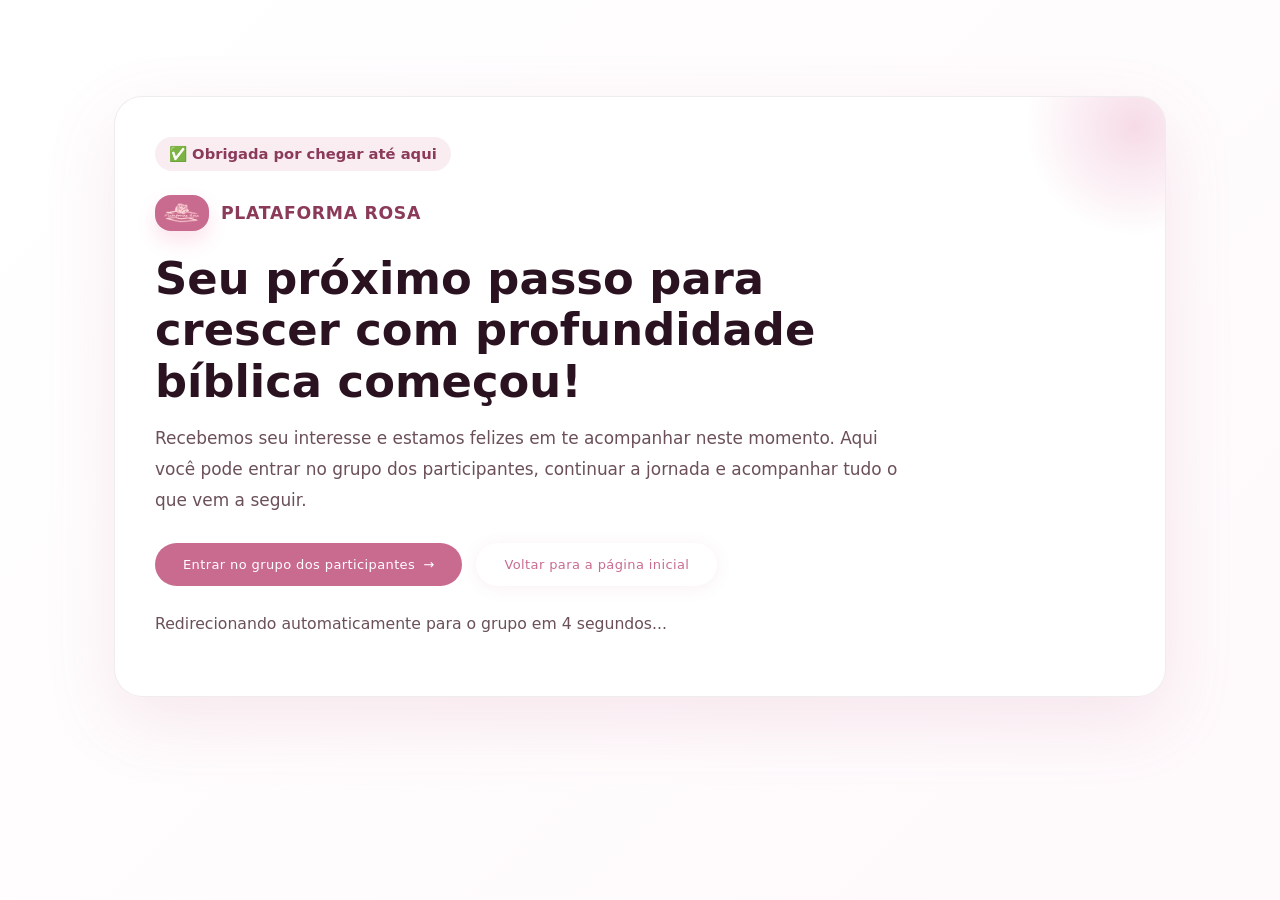
<file: obrigado.html>
<!DOCTYPE html>
<html lang="pt-BR">
<head>
  <meta charset="UTF-8">
  <meta name="viewport" content="width=device-width, initial-scale=1.0">
  <title>Obrigada por se matricular | Plataforma Rosa</title>
  <link rel="icon" type="image/png" href="imagens/logo.png">
  <link rel="shortcut icon" href="imagens/logo.png">
  <link rel="apple-touch-icon" href="imagens/logo.png">
  <link rel="stylesheet" href="./styles.css">
  <style>
    :root {
      --rosa: #C96B8F;
      --rosa-vivo: #E07EA8;
      --vinho: #8B3A5A;
      --ameixa: #2A1220;
      --creme: #FEF9FB;
      --cinza-quente: #6B5059;
      --linha: rgba(43, 18, 32, 0.08);
    }

    body.thank-you-page {
      margin: 0;
      font-family: 'Poppins', system-ui, sans-serif;
      background: linear-gradient(135deg, #fff 0%, var(--creme) 100%);
      color: var(--ameixa);
      min-height: 100vh;
    }

    .thank-you-shell {
      max-width: 1100px;
      margin: 0 auto;
      padding: 96px 24px 80px;
      display: grid;
      gap: 24px;
    }

    .thank-you-card {
      background: rgba(255, 255, 255, 0.96);
      border: 1px solid var(--linha);
      border-radius: 28px;
      box-shadow: 0 24px 70px rgba(201, 107, 143, 0.14);
      padding: 40px;
      position: relative;
      overflow: hidden;
    }

    .thank-you-card::before {
      content: '';
      position: absolute;
      top: -80px;
      right: -80px;
      width: 220px;
      height: 220px;
      background: radial-gradient(circle, rgba(224, 126, 168, 0.28), transparent 70%);
      border-radius: 50%;
      pointer-events: none;
    }

    .thank-you-badge {
      display: inline-flex;
      align-items: center;
      gap: 8px;
      background: rgba(201, 107, 143, 0.12);
      color: var(--vinho);
      padding: 8px 14px;
      border-radius: 999px;
      font-size: 0.92rem;
      font-weight: 700;
      margin-bottom: 24px;
    }

    .thank-you-brand {
      display: flex;
      align-items: center;
      gap: 12px;
      margin-bottom: 22px;
    }

    .thank-you-brand img {
      width: 54px;
      height: auto;
      border-radius: 16px;
      background: var(--rosa);
      padding: 8px;
      box-shadow: 0 10px 20px rgba(234, 81, 136, 0.16);
    }

    .thank-you-brand span {
      font-size: 1.08rem;
      font-weight: 700;
      color: var(--vinho);
      letter-spacing: 0.04em;
      text-transform: uppercase;
    }

    .thank-you-card h1 {
      font-size: clamp(2rem, 4vw, 2.8rem);
      line-height: 1.15;
      color: var(--ameixa);
      margin-bottom: 16px;
      max-width: 760px;
    }

    .thank-you-card p {
      font-size: 1.06rem;
      line-height: 1.8;
      color: var(--cinza-quente);
      max-width: 760px;
      margin-bottom: 18px;
    }

    .thank-you-actions {
      display: flex;
      flex-wrap: wrap;
      gap: 14px;
      margin: 28px 0 24px;
    }

    .tracking-card {
      border-top: 1px solid var(--linha);
      padding-top: 24px;
      margin-top: 8px;
    }

    .tracking-card h2 {
      font-size: 1rem;
      margin-bottom: 12px;
      color: var(--vinho);
    }

    .tracking-list {
      list-style: none;
      display: grid;
      gap: 10px;
      padding: 0;
      margin: 0;
    }

    .tracking-item {
      display: flex;
      justify-content: space-between;
      gap: 16px;
      padding: 12px 14px;
      border-radius: 14px;
      background: var(--creme);
      border: 1px solid rgba(201, 107, 143, 0.12);
      font-size: 0.95rem;
    }

    .tracking-item strong {
      color: var(--vinho);
    }

    .tracking-empty {
      color: var(--cinza-quente);
      padding: 12px 14px;
      border-radius: 14px;
      background: var(--creme);
      border: 1px dashed rgba(201, 107, 143, 0.25);
    }

    @media (max-width: 700px) {
      .thank-you-shell { padding: 70px 16px 56px; }
      .thank-you-card { padding: 24px; }
      .tracking-item { flex-direction: column; }
    }
  </style>
</head>
<body class="thank-you-page">
  <main class="thank-you-shell">
    <section class="thank-you-card">
      <div class="thank-you-badge">✅ Obrigada por chegar até aqui</div>
      <div class="thank-you-brand">
        <img src="imagens/logo.png" alt="Plataforma Rosa">
        <span>Plataforma Rosa</span>
      </div>

      <h1>Seu próximo passo para crescer com profundidade bíblica começou!</h1>
      <p>
        Recebemos seu interesse e estamos felizes em te acompanhar neste momento. Aqui você pode entrar no grupo dos participantes, continuar a jornada e acompanhar tudo o que vem a seguir.
      </p>

      <div class="thank-you-actions">
        <a id="group-link" class="btn btn-primary" href="#" target="_blank" rel="noreferrer">
          Entrar no grupo dos participantes <span class="btn-arrow">→</span>
        </a>
        <a href="./plataforma-rosa.html" class="btn btn-white">Voltar para a página inicial</a>
      </div>
      <p id="redirect-note" style="color: var(--cinza-quente); font-size: 0.98rem; margin-top: 12px; max-width: 720px;">
        Redirecionando automaticamente para o grupo em até 5 segundos...
      </p>
    </section>
  </main>

  <script>
    (function () {
      // Captura parâmetros relevantes, mas NÃO os exibe diretamente ao lead.
      const params = new URLSearchParams(window.location.search);
      const trackedFields = [
        ['utm_source', 'utm_source'],
        ['utm_medium', 'utm_medium'],
        ['utm_campaign', 'utm_campaign'],
        ['utm_term', 'utm_term'],
        ['utm_content', 'utm_content'],
        ['checkout_id', 'checkout_id'],
        ['transaction_id', 'transaction_id'],
        ['order_id', 'order_id'],
        ['lead_id', 'lead_id'],
        ['product', 'product'],
        ['plan', 'plan'],
        ['source', 'source'],
        ['campaign', 'campaign']
      ];

      const values = {};
      trackedFields.forEach(([paramKey, displayKey]) => {
        const value = params.get(paramKey);
        if (value) {
          values[displayKey] = value;
        }
      });

      // Envia para dataLayer (GTM/GA4) — útil para rastreamento, sem expor dados na UI.
      window.dataLayer = window.dataLayer || [];
      window.dataLayer.push({
        event: 'thank_you_page_view',
        page_title: document.title,
        page_location: window.location.href,
        page_path: window.location.pathname,
        lead_tracking: values
      });

      // Limpa a barra de endereço removendo os parâmetros sensíveis.
      if (window.history && window.history.replaceState) {
        const cleanUrl = window.location.pathname + window.location.hash;
        try { window.history.replaceState({}, '', cleanUrl); } catch (e) { /* ignore */ }
      }

      // Mostra apenas uma mensagem genérica na UI (sem valores sensíveis).
      const list = document.getElementById('tracking-list');
      if (list) {
        list.innerHTML = '';
        const item = document.createElement('li');
        item.className = 'tracking-empty';
        item.textContent = 'Dados recebidos com sucesso. Seus dados foram registrados com segurança.';
        list.appendChild(item);
      }

      // Botão do grupo (usamos a URL sem os parâmetros sensíveis)
      const groupLink = document.getElementById('group-link');
      const groupUrl = params.get('group_url') || 'https://chat.whatsapp.com/BSjWwFNaqvq8GKzXB6oe5B';
      groupLink.href = groupUrl;

      const redirectNote = document.getElementById('redirect-note');
      const countdownSeconds = 5;
      let remaining = countdownSeconds;

      if (redirectNote) {
        redirectNote.textContent = `Redirecionando automaticamente para o grupo em ${remaining} segundos...`;
      }

      const intervalId = setInterval(() => {
        remaining -= 1;
        if (redirectNote) {
          redirectNote.textContent = `Redirecionando automaticamente para o grupo em ${remaining} segundos...`;
        }
        if (remaining <= 0) {
          clearInterval(intervalId);
          window.location.href = groupUrl;
        }
      }, 1000);
    })();
  </script>
</body>
</html>
</file>
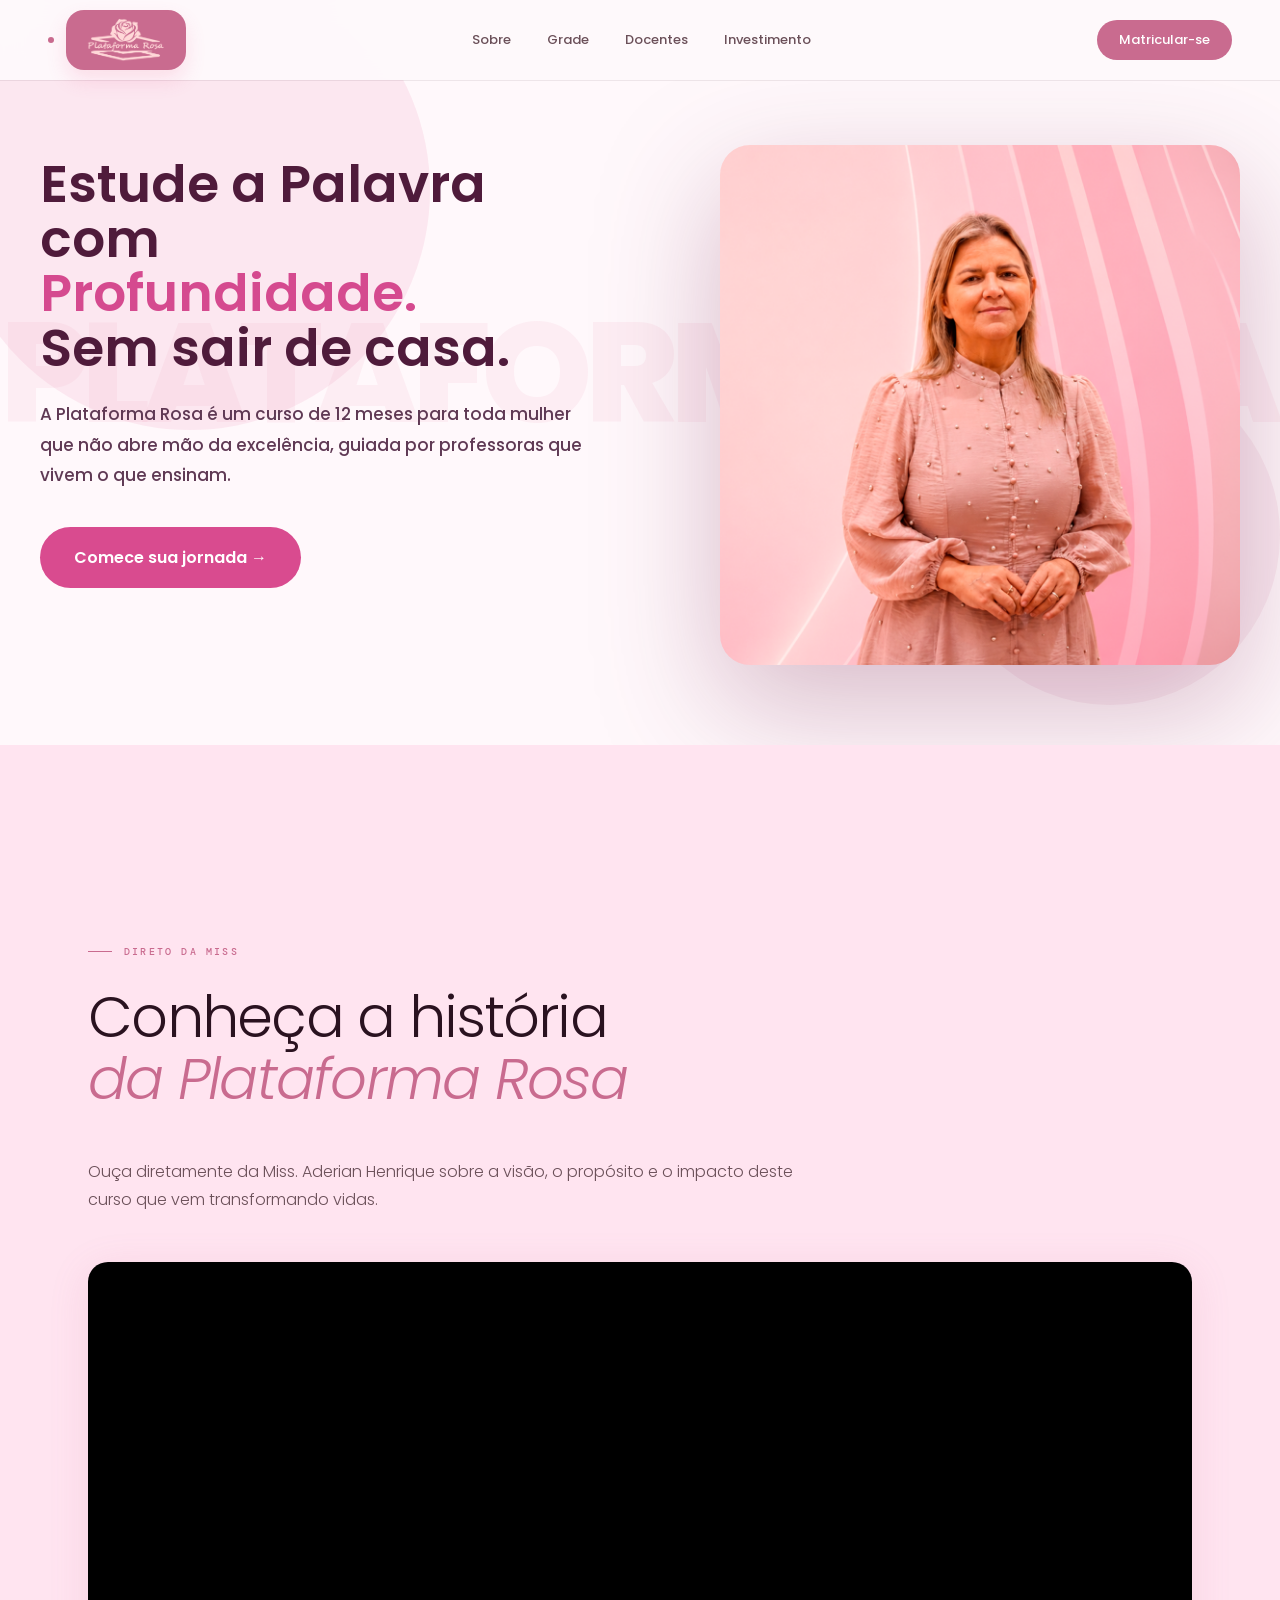
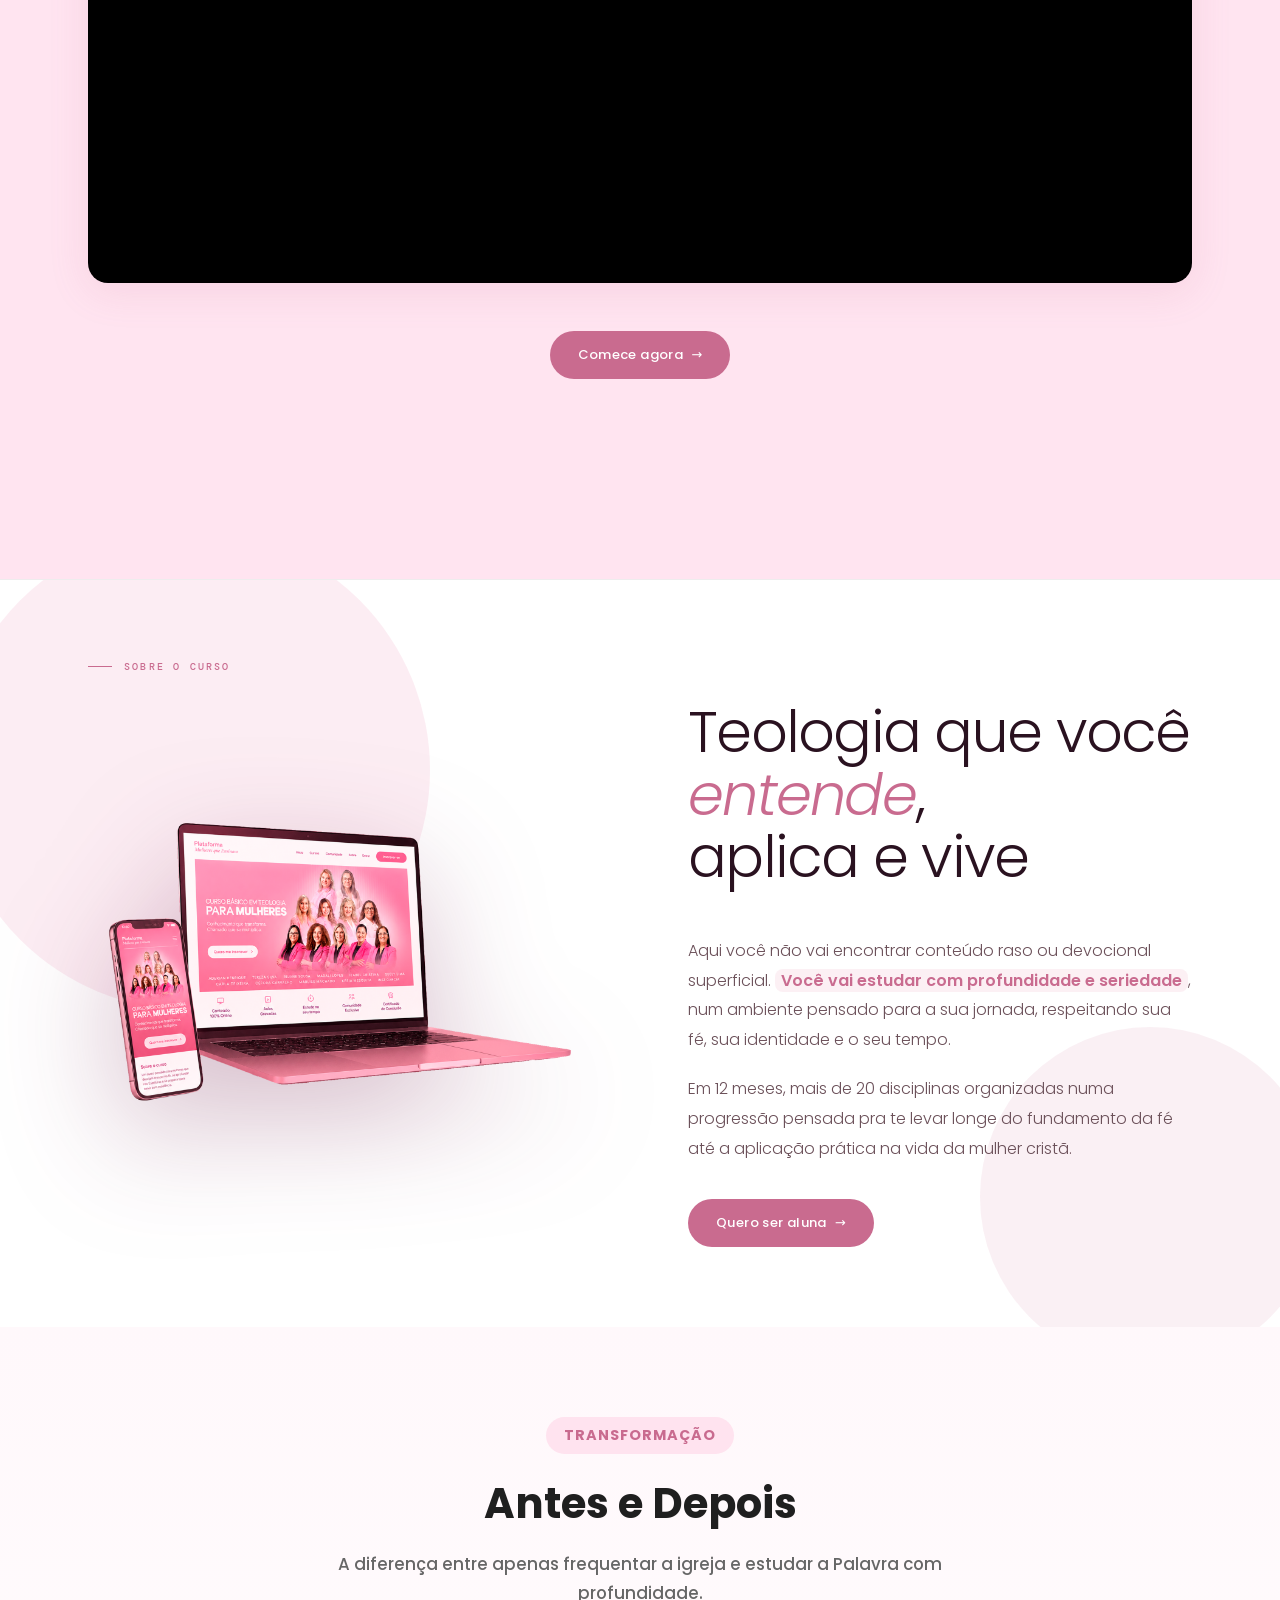
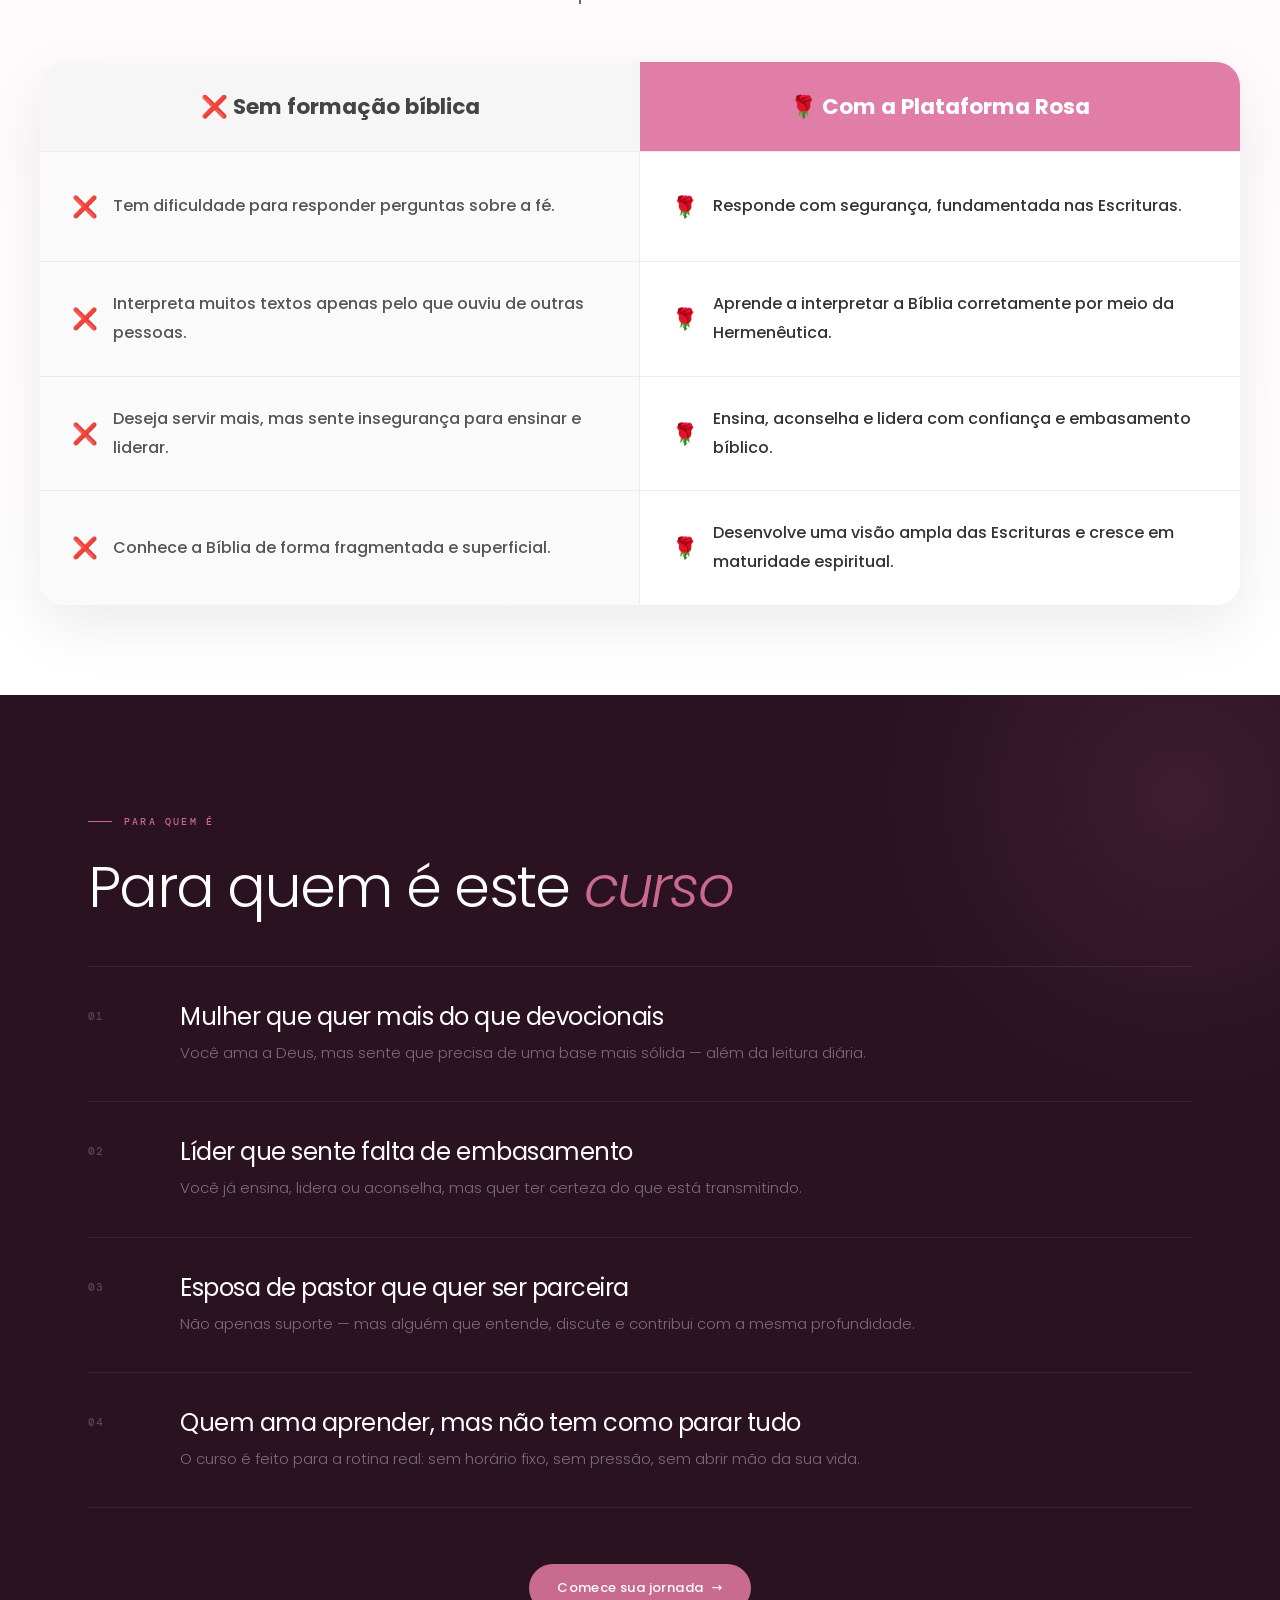
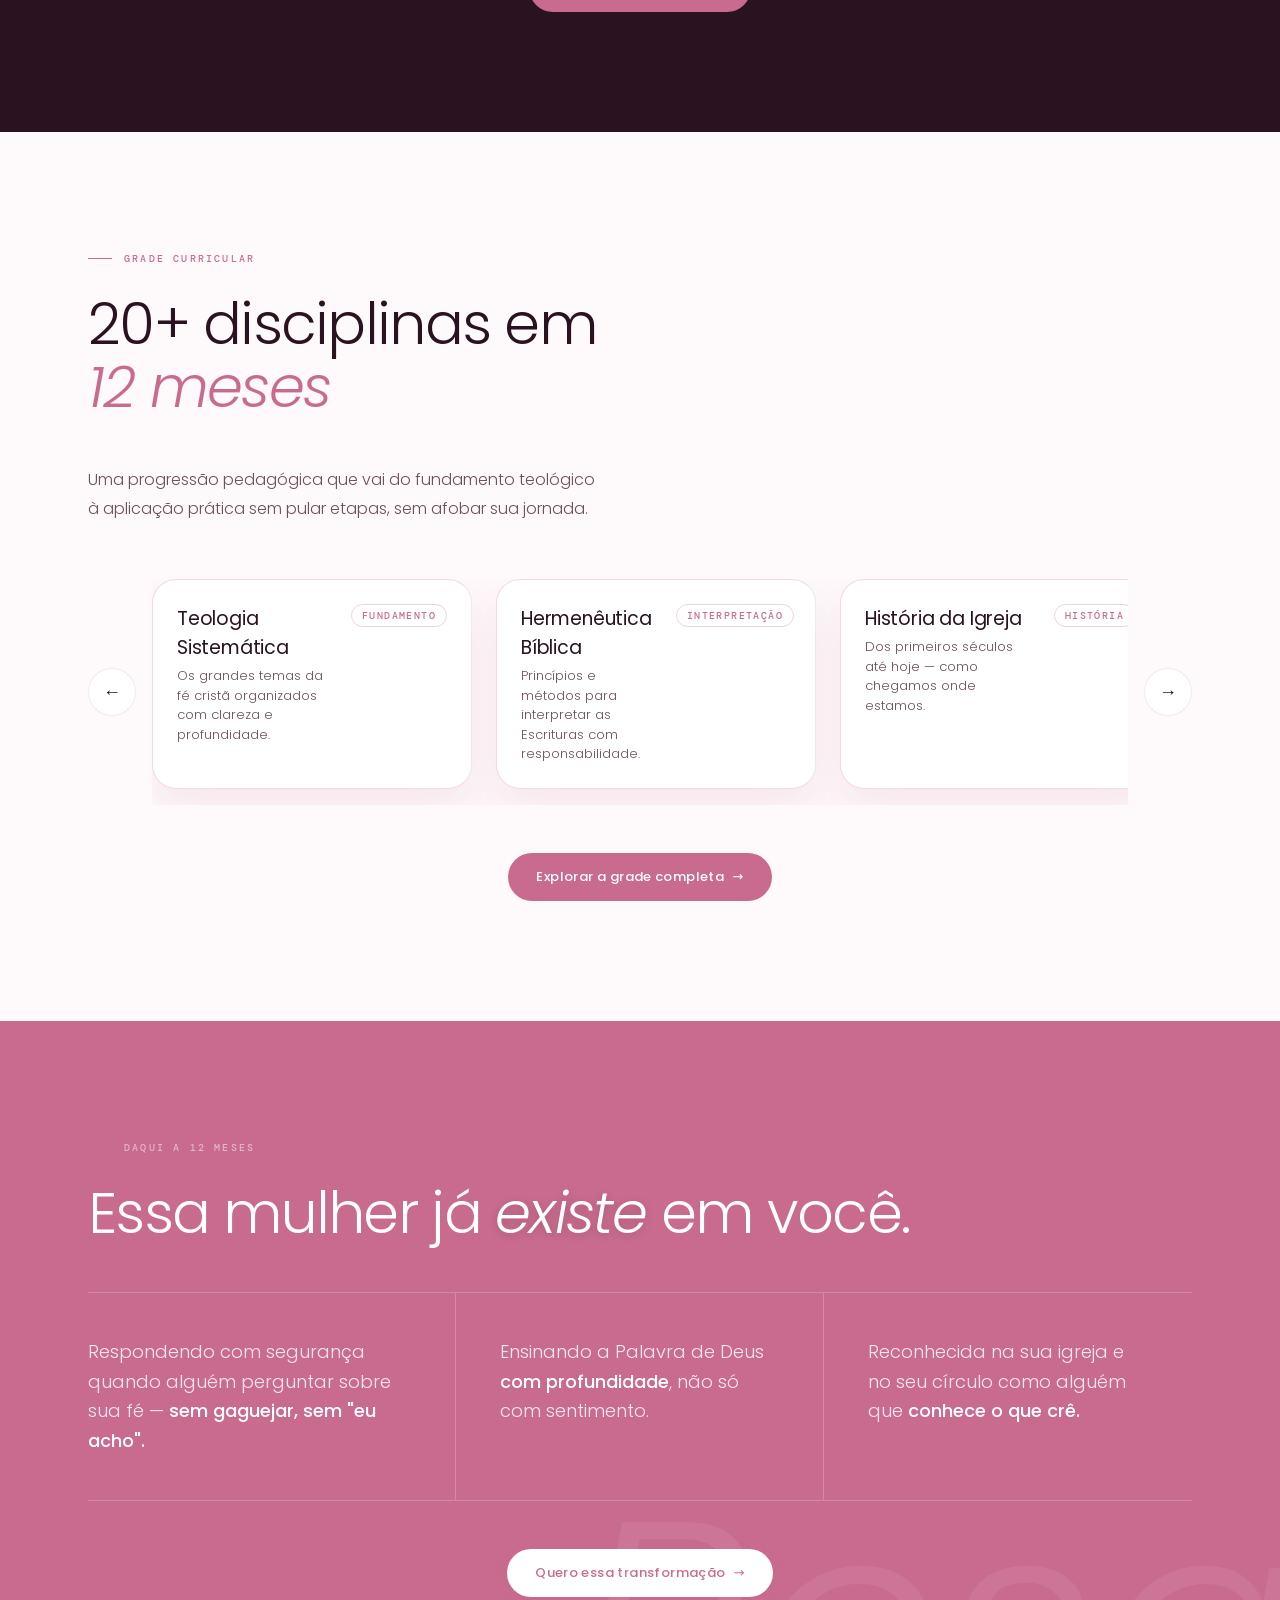
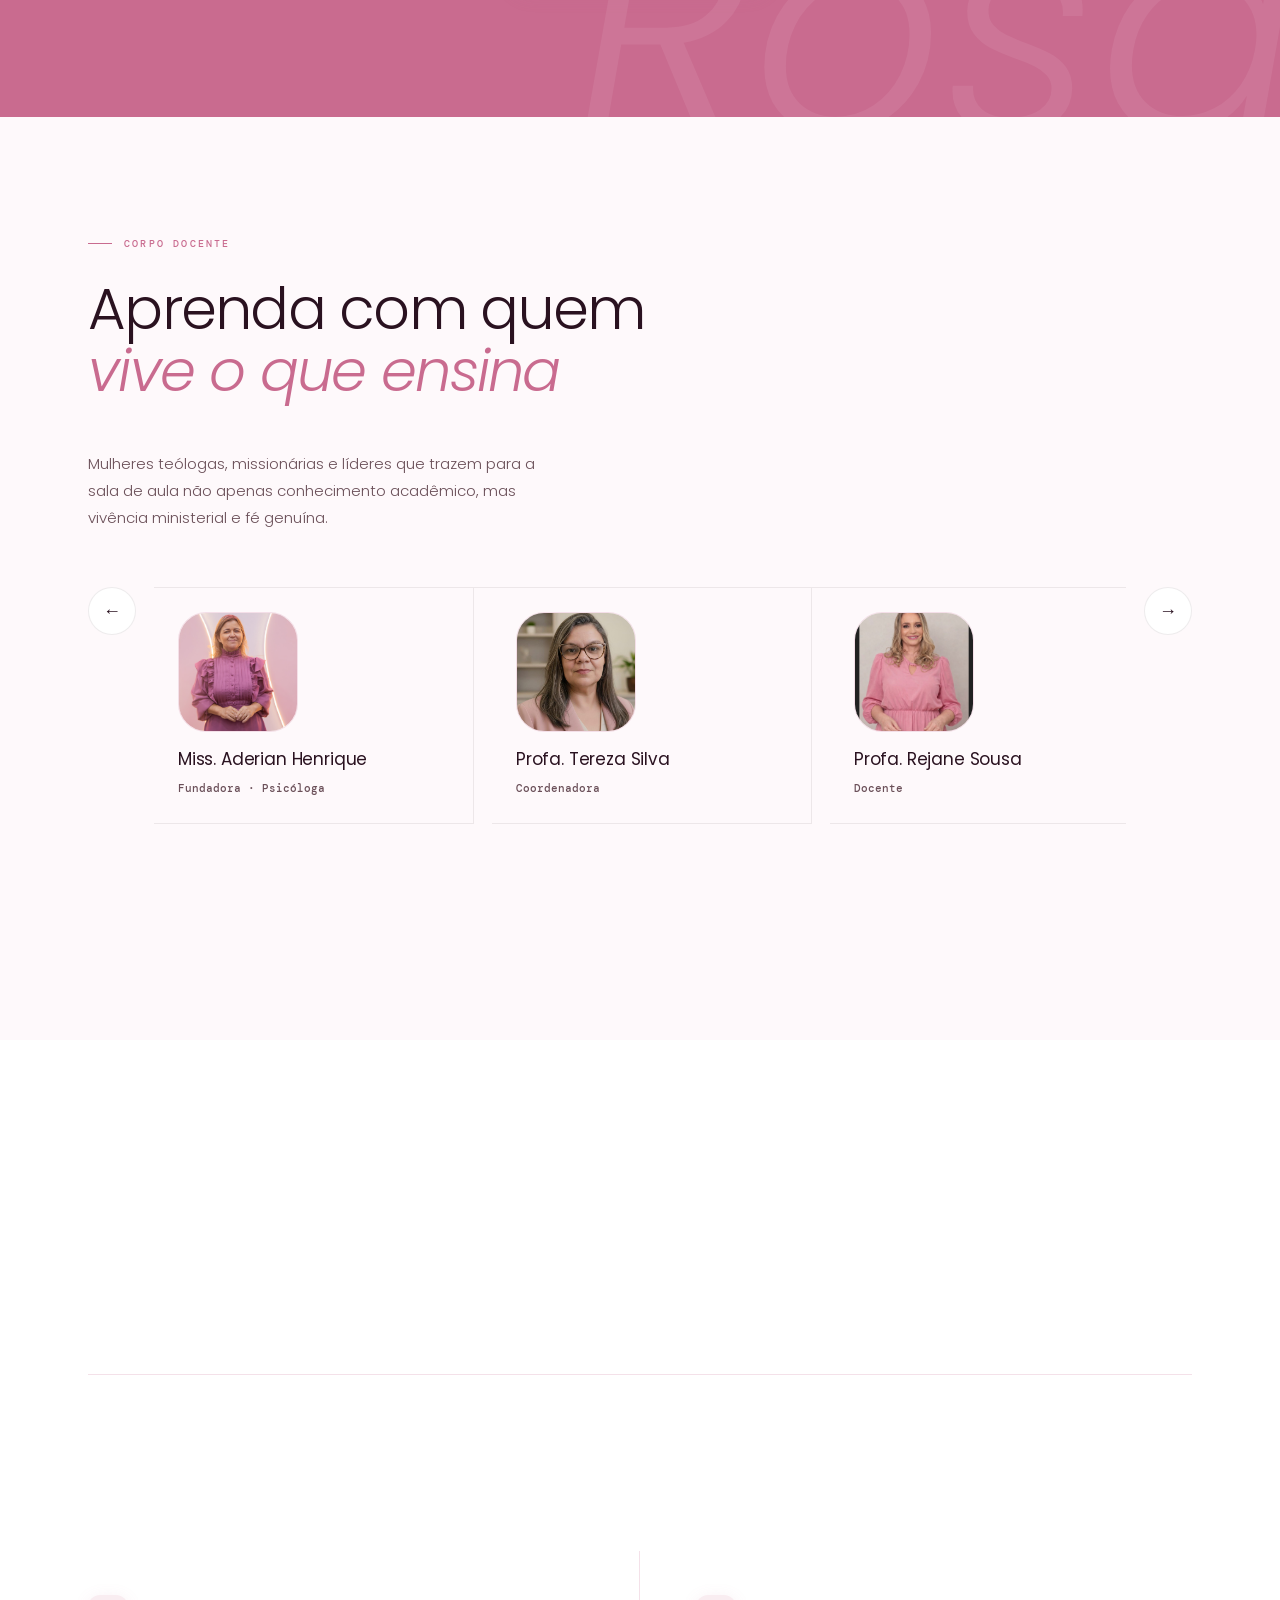
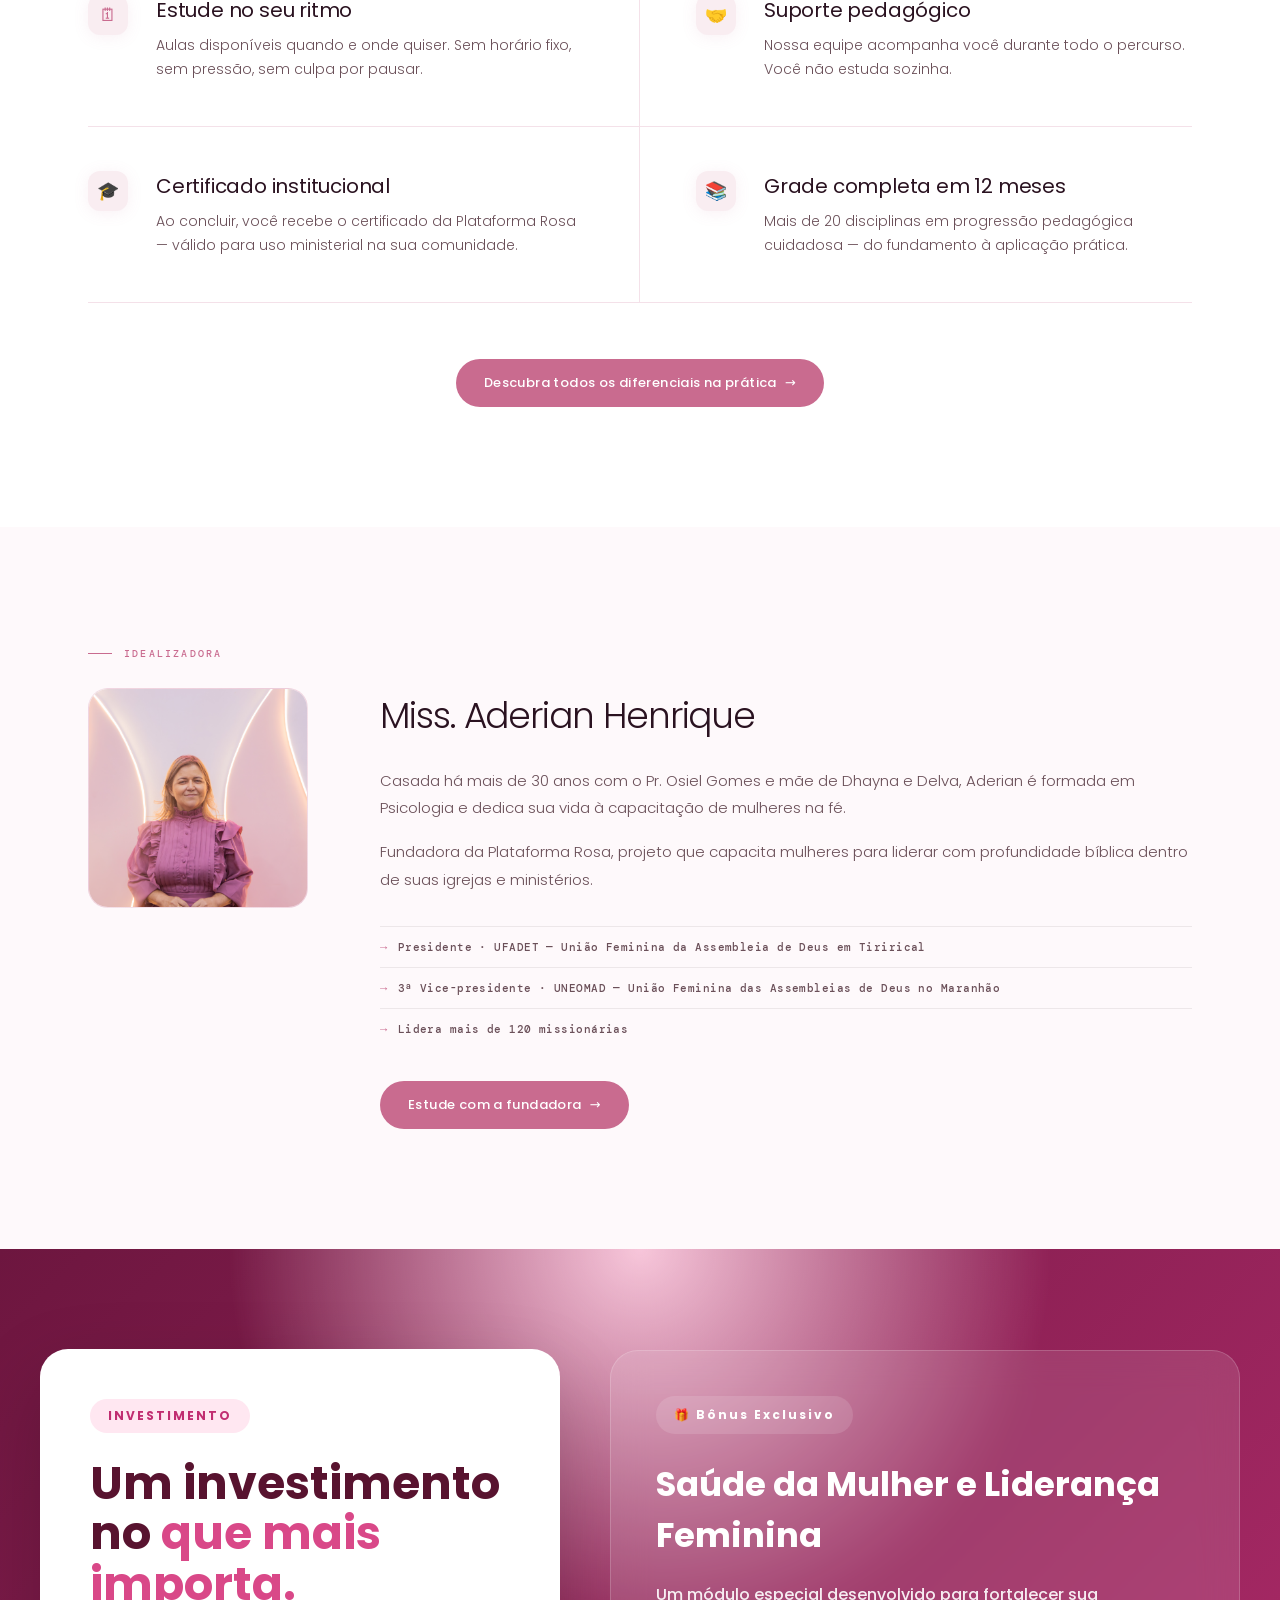
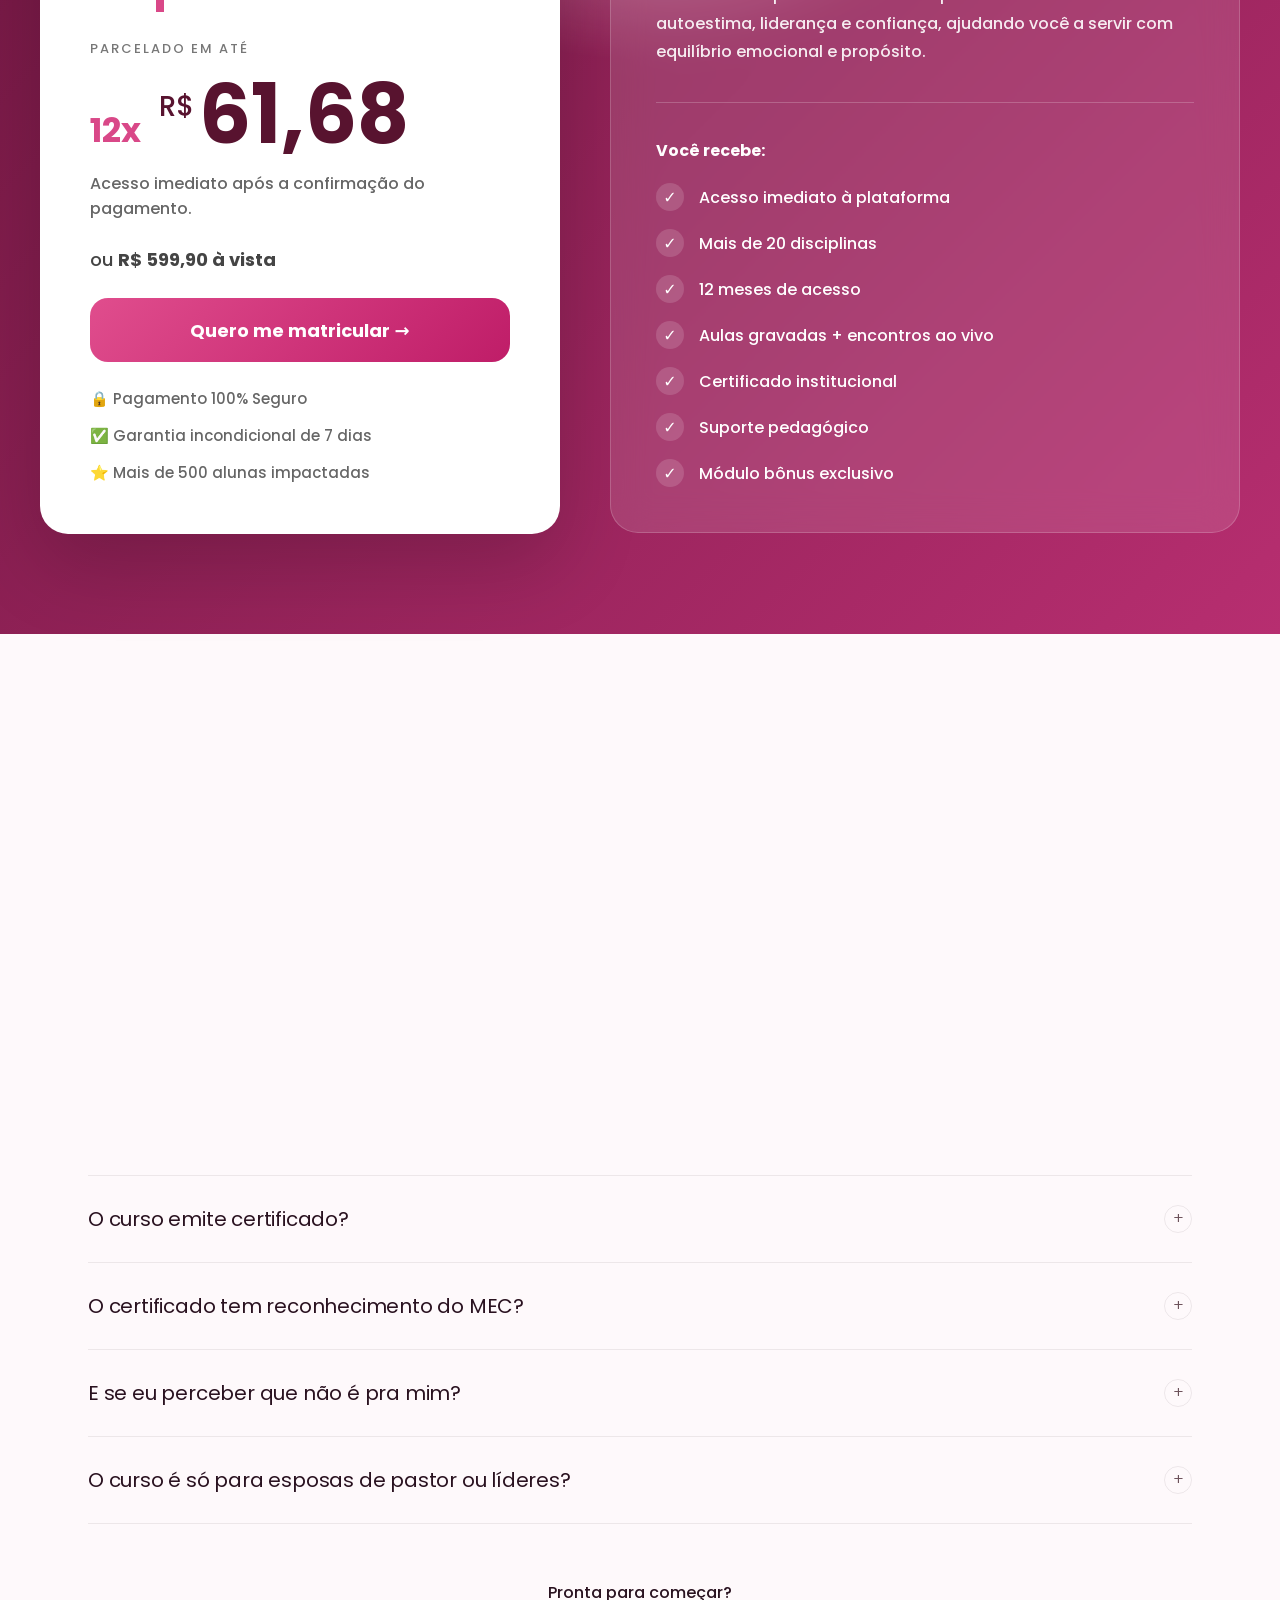
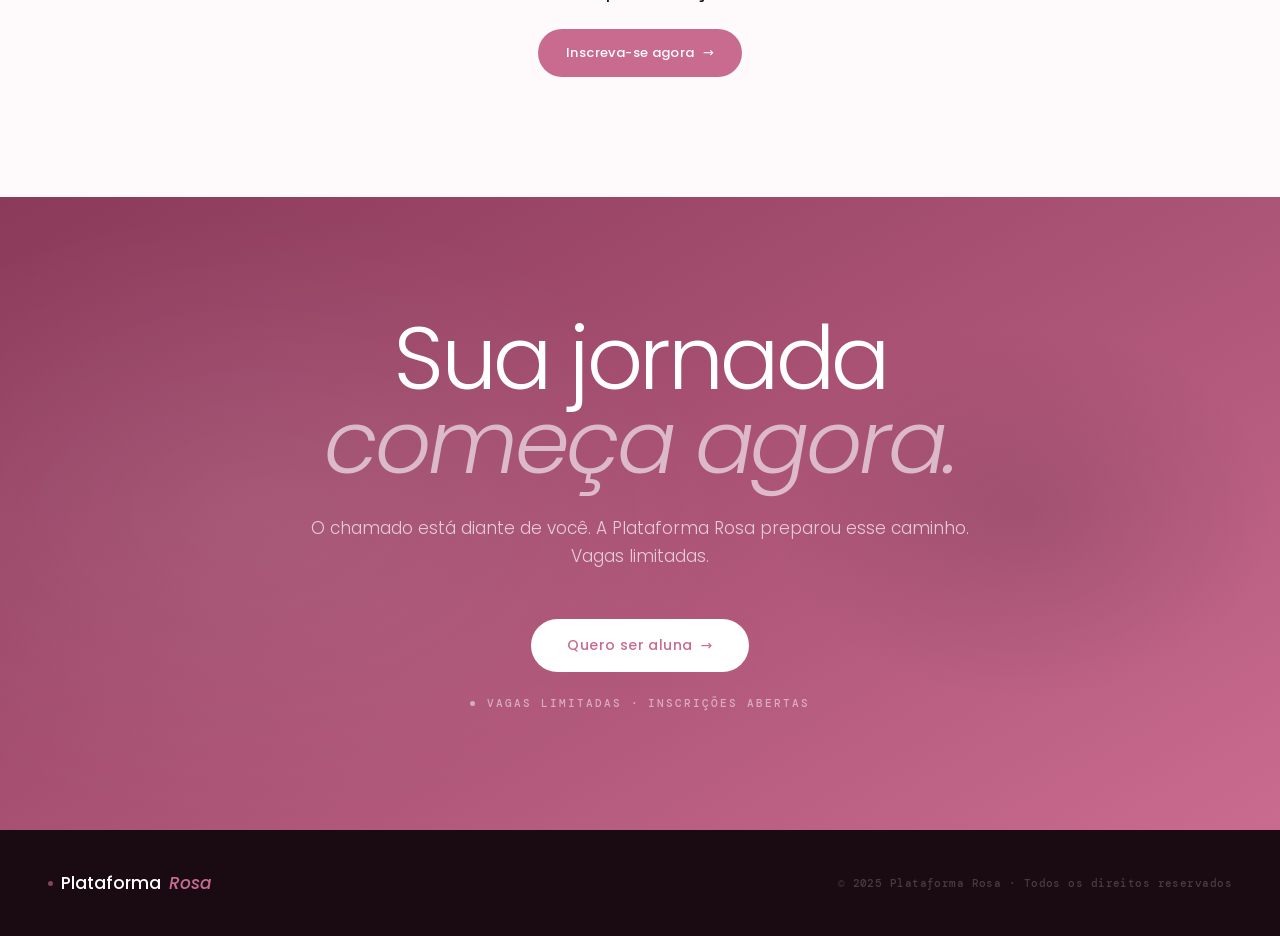
<file: plataforma-rosa.html>
<!DOCTYPE html>
<html lang="pt-BR">
<head>
  <!-- Google Tag Manager -->
<script>(function(w,d,s,l,i){w[l]=w[l]||[];w[l].push({'gtm.start':
new Date().getTime(),event:'gtm.js'});var f=d.getElementsByTagName(s)[0],
j=d.createElement(s),dl=l!='dataLayer'?'&l='+l:'';j.async=true;j.src=
'https://www.googletagmanager.com/gtm.js?id='+i+dl;f.parentNode.insertBefore(j,f);
})(window,document,'script','dataLayer','GTM-KM83F438');</script>
<!-- End Google Tag Manager -->
<meta charset="UTF-8">
<meta name="viewport" content="width=device-width, initial-scale=1.0">
<title>Plataforma Rosa — Teologia para Mulheres</title>
<link rel="icon" type="image/png" href="imagens/logo.png">
<link rel="shortcut icon" href="imagens/logo.png">
<link rel="apple-touch-icon" href="imagens/logo.png">
<link rel="preconnect" href="https://fonts.googleapis.com">
<link rel="preconnect" href="https://fonts.gstatic.com" crossorigin>
<link href="https://fonts.googleapis.com/css2?family=Poppins:ital,wght@0,400;0,500;0,600;0,700;0,800;1,500;1,600&family=DM+Mono:wght@400;500&display=swap" rel="stylesheet">
<link rel="stylesheet" href="./styles.css">
</head>
<body>
<!-- Google Tag Manager (noscript) -->
<noscript><iframe src="https://www.googletagmanager.com/ns.html?id=GTM-KM83F438"
height="0" width="0" style="display:none;visibility:hidden"></iframe></noscript>
<!-- End Google Tag Manager (noscript) -->

<div id="progress-bar"></div>

<!-- ─── NAV ─── -->
<nav id="nav">
  <div class="nav-marca">
    <div class="nav-marca-dot"></div>
    <img src="imagens/logo.png" alt="Plataforma Rosa" class="nav-logo">
  </div>
  <div class="nav-links">
    <a href="#sobre">Sobre</a>
    <a href="#grade">Grade</a>
    <a href="#docentes">Docentes</a>
    <a href="#investimento">Investimento</a>
  </div>
  <a href="#investimento" class="nav-cta">Matricular-se</a>
</nav>

<!-- ─── HERO ─── -->
<section class="hero">
  <div class="hero-container">
    <div class="hero-content">
      <h1>
        Estude a Palavra com<span> Profundidade.</span>
        Sem sair de casa.
      </h1>
      <p>
        <span class="hero-desc">A Plataforma Rosa é um curso de 12 meses para toda mulher que <span>não abre mão da excelência</span>, guiada por professoras que vivem o que ensinam.</span>
      </p>
      <a href="#investimento" class="hero-btn">
        Comece sua jornada →
      </a>
    </div>
    <div class="hero-image">
      <img src="imagens/aderian4.png"
           alt="Miss. Aderian Henrique, fundadora da Plataforma Rosa">
    </div>
  </div>
</section>
<!-- ─── VÍDEO DA MISS ─── -->
<section class="video-miss-fundo">
  <div class="sec">
    <p class="sec-label fade-in">Direto da miss</p>
    <h2 class="sec-title fade-in fade-in-delay-1">
      Conheça a história<br><em>da Plataforma Rosa</em>
    </h2>

    <p class="video-intro fade-in fade-in-delay-2">
      Ouça diretamente da Miss. Aderian Henrique sobre a visão, o propósito e o impacto deste curso que vem transformando vidas.
    </p>

    <div class="video-container fade-in fade-in-delay-2">
     <iframe
width="100%"
    src="https://www.youtube.com/embed/tralrMrMvNE?autoplay=0&controls=1&rel=0&playsinline=1"
    title="Vídeo da Miss Aderian Henrique"
frameborder="0"
    allow="accelerometer; autoplay; clipboard-write; encrypted-media; gyroscope; picture-in-picture; web-share"
    referrerpolicy="strict-origin-when-cross-origin"
    allowfullscreen>
</iframe>
    </div>

    <div class="video-cta fade-in fade-in-delay-3" style="margin-top:48px;text-align:center;">
      <a href="#investimento" class="btn btn-primary">
        Comece agora <span class="btn-arrow">→</span>
      </a>
    </div>
  </div>
</section>
<!-- ─── SOBRE ─── -->
<section id="sobre">
  <div class="sec">
    <p class="sec-label fade-in">Sobre o curso</p>
    <div class="sobre-wrap">
      <div class="hero-image">
      <img src="imagens/Plataforma.png"
           alt="Miss. Aderian Henrique, fundadora da Plataforma Rosa">
    </div>
      <div class="sobre-texto fade-in fade-in-delay-1">
        <h2 class="sec-title">Teologia que você <em>entende</em>,<br>aplica e vive</h2>
        <p>Aqui você não vai encontrar conteúdo raso ou devocional superficial. <span class="sobre-destaque">Você vai estudar com profundidade e seriedade</span>, num ambiente pensado para a sua jornada, respeitando sua fé, sua identidade e o seu tempo.</p>
        <p>Em 12 meses, mais de 20 disciplinas organizadas numa progressão pensada pra te levar longe do fundamento da fé até a aplicação prática na vida da mulher cristã.</p>
        <a href="#investimento" class="btn btn-primary">Quero ser aluna <span class="btn-arrow">→</span></a>
      </div>
    </div>
  </div>
</section>
<!-- ─── TABELA ANTES DEPOIS ─── -->
<section class="before-after">
  <div class="container">
    <div class="section-header">
      <span class="subtitle">TRANSFORMAÇÃO</span>
      <h2>Antes e Depois</h2>
      <p>
        A diferença entre apenas frequentar a igreja e estudar a Palavra
        com profundidade.
      </p>
    </div>

    <div class="comparison-table">
      <div class="table-header before">
        <h3>❌ Sem formação bíblica</h3>
      </div>

      <div class="table-header after">
        <h3>🌹 Com a Plataforma Rosa</h3>
      </div>

      <div class="table-cell before">
        Tem dificuldade para responder perguntas sobre a fé.
      </div>

      <div class="table-cell after">
        Responde com segurança, fundamentada nas Escrituras.
      </div>

      <div class="table-cell before">
        Interpreta muitos textos apenas pelo que ouviu de outras pessoas.
      </div>

      <div class="table-cell after">
        Aprende a interpretar a Bíblia corretamente por meio da Hermenêutica.
      </div>

      <div class="table-cell before">
        Deseja servir mais, mas sente insegurança para ensinar e liderar.
      </div>

      <div class="table-cell after">
        Ensina, aconselha e lidera com confiança e embasamento bíblico.
      </div>

      <div class="table-cell before">
        Conhece a Bíblia de forma fragmentada e superficial.
      </div>

      <div class="table-cell after">
        Desenvolve uma visão ampla das Escrituras e cresce em maturidade espiritual.
      </div>
    </div>
  </div>
</section>
<!-- ─── PARA QUEM ─── -->
<section class="pq-fundo">
  <div class="sec">
    <p class="sec-label fade-in">Para quem é</p>
    <h2 class="sec-title fade-in fade-in-delay-1">Para quem é este <em>curso</em></h2>
    <ul class="pq-lista" role="list">
      <li class="fade-in">
        <span class="pq-num">01</span>
        <div>
          <h3>Mulher que quer mais do que devocionais</h3>
          <p>Você ama a Deus, mas sente que precisa de uma base mais sólida — além da leitura diária.</p>
        </div>
      </li>
      <li class="fade-in fade-in-delay-1">
        <span class="pq-num">02</span>
        <div>
          <h3>Líder que sente falta de embasamento</h3>
          <p>Você já ensina, lidera ou aconselha, mas quer ter certeza do que está transmitindo.</p>
        </div>
      </li>
      <li class="fade-in fade-in-delay-2">
        <span class="pq-num">03</span>
        <div>
          <h3>Esposa de pastor que quer ser parceira</h3>
          <p>Não apenas suporte — mas alguém que entende, discute e contribui com a mesma profundidade.</p>
        </div>
      </li>
      <li class="fade-in fade-in-delay-3">
        <span class="pq-num">04</span>
        <div>
          <h3>Quem ama aprender, mas não tem como parar tudo</h3>
          <p>O curso é feito para a rotina real: sem horário fixo, sem pressão, sem abrir mão da sua vida.</p>
        </div>
      </li>
    </ul>
    <div class="pq-cta fade-in fade-in-delay-3" style="margin-top: 56px; text-align: center;">
      <a href="#investimento" class="btn btn-primary">Comece sua jornada<span class="btn-arrow">→</span></a>
    </div>
  </div>
</section>

<!-- ─── GRADE ─── -->
<section id="grade">
  <div class="sec">
    <p class="sec-label fade-in">Grade curricular</p>
    <h2 class="sec-title fade-in fade-in-delay-1">20+ disciplinas em<br><em>12 meses</em></h2>
    <p class="grade-desc-intro fade-in fade-in-delay-2">Uma progressão pedagógica que vai do fundamento teológico à aplicação prática sem pular etapas, sem afobar sua jornada.</p>
    <div class="grade-carousel">
      <button class="carousel-btn carousel-prev" type="button" aria-label="Ver anterior">←</button>
      <div class="grade-scroll fade-in fade-in-delay-2">
        <div class="grade-grid">
          <div class="grade-item"><div><div class="grade-nome">Teologia Sistemática</div><div class="grade-item-desc">Os grandes temas da fé cristã organizados com clareza e profundidade.</div></div><span class="grade-tag">Fundamento</span></div>
      <div class="grade-item fade-in fade-in-delay-1"><div><div class="grade-nome">Hermenêutica Bíblica</div><div class="grade-item-desc">Princípios e métodos para interpretar as Escrituras com responsabilidade.</div></div><span class="grade-tag">Interpretação</span></div>
      <div class="grade-item fade-in"><div><div class="grade-nome">História da Igreja</div><div class="grade-item-desc">Dos primeiros séculos até hoje — como chegamos onde estamos.</div></div><span class="grade-tag">História</span></div>
      <div class="grade-item fade-in fade-in-delay-1"><div><div class="grade-nome">Antigo Testamento</div><div class="grade-item-desc">Narrativa, lei, profecia e sabedoria. O pano de fundo de tudo que virá.</div></div><span class="grade-tag">Escrituras</span></div>
      <div class="grade-item fade-in"><div><div class="grade-nome">Novo Testamento</div><div class="grade-item-desc">Os Evangelhos, as Cartas e o Apocalipse no seu contexto histórico e literário.</div></div><span class="grade-tag">Escrituras</span></div>
      <div class="grade-item fade-in fade-in-delay-1"><div><div class="grade-nome">Pneumatologia</div><div class="grade-item-desc">O Espírito Santo: quem é, o que faz, e como age na vida cristã.</div></div><span class="grade-tag">Doutrina</span></div>
      <div class="grade-item fade-in"><div><div class="grade-nome">Eclesiologia</div><div class="grade-item-desc">O que é a Igreja, para que existe e como ela funciona.</div></div><span class="grade-tag">Doutrina</span></div>
      <div class="grade-item fade-in fade-in-delay-1"><div><div class="grade-nome">Missiologia</div><div class="grade-item-desc">A missão de Deus no mundo e o papel da mulher nela.</div></div><span class="grade-tag">Missão</span></div>
      <div class="grade-item fade-in"><div><div class="grade-nome">Ética Cristã</div><div class="grade-item-desc">Como aplicar os valores do Reino nas decisões do dia a dia.</div></div><span class="grade-tag">Prática</span></div>
      <div class="grade-item fade-in fade-in-delay-1"><div><div class="grade-nome">Liderança Feminina</div><div class="grade-item-desc">Bíblia, história e prática: o lugar da mulher no ministério.</div></div><span class="grade-tag">Liderança</span></div>
      <div class="grade-item fade-in"><div><div class="grade-nome">Mulheres na Bíblia</div><div class="grade-item-desc">Histórias de fé, coragem e liderança feminina ao longo das Escrituras.</div></div><span class="grade-tag">Identidade</span></div>
      <div class="grade-item fade-in fade-in-delay-1"><div><div class="grade-nome">Hermenêutica Aplicada</div><div class="grade-item-desc">Como interpretar com responsabilidade os textos sobre o papel da mulher.</div></div><span class="grade-tag">Interpretação</span></div>
      <div class="grade-item fade-in"><div><div class="grade-nome">Psicologia Cristã</div><div class="grade-item-desc">Fundamentos para acolher, ouvir e aconselhar com sabedoria.</div></div><span class="grade-tag">Cuidado</span></div>
      <div class="grade-item fade-in fade-in-delay-1"><div><div class="grade-nome">Saúde Emocional</div><div class="grade-item-desc">Cuidado integral: emoções, espiritualidade e prevenção do esgotamento.</div></div><span class="grade-tag">Saúde</span></div>
      </div>
    </div>
      <button class="carousel-btn carousel-next" type="button" aria-label="Ver próximo">→</button>
    </div>
    <div class="grade-cta fade-in fade-in-delay-3" style="margin-top: 48px; text-align: center;">
      <a href="#investimento" class="btn btn-primary">Explorar a grade completa <span class="btn-arrow">→</span></a>
    </div>
  </div>
</section>

<!-- ─── TRANSFORMAÇÃO ─── -->
<section class="transf-fundo">
  <div class="sec">
    <p class="sec-label fade-in">Daqui a 12 meses</p>
    <h2 class="sec-title fade-in fade-in-delay-1">Essa mulher já <em>existe</em> em você.</h2>
    <div class="transf-grid">
      <div class="transf-item fade-in"><p>Respondendo com segurança quando alguém perguntar sobre sua fé — <strong>sem gaguejar, sem "eu acho".</strong></p></div>
      <div class="transf-item fade-in fade-in-delay-1"><p>Ensinando a Palavra de Deus <strong>com profundidade</strong>, não só com sentimento.</p></div>
      <div class="transf-item fade-in fade-in-delay-2"><p>Reconhecida na sua igreja e no seu círculo como alguém que <strong>conhece o que crê.</strong></p></div>
    </div>
    <div class="transf-cta fade-in fade-in-delay-3" style="margin-top: 48px; text-align: center;">
      <a href="#investimento" class="btn btn-white">Quero essa transformação <span class="btn-arrow">→</span></a>
    </div>
  </div>
</section>

<!-- ─── PROFESSORAS ─── -->
<section id="docentes">
  <div class="sec">
    <p class="sec-label fade-in">Corpo docente</p>
    <div class="prof-header">
      <div>
        <h2 class="sec-title fade-in fade-in-delay-1">Aprenda com quem<br><em>vive o que ensina</em></h2>
        <p class="prof-intro fade-in fade-in-delay-2">Mulheres teólogas, missionárias e líderes que trazem para a sala de aula não apenas conhecimento acadêmico, mas vivência ministerial e fé genuína.</p>
      </div>
    </div>
    <div class="prof-carousel">
      <button class="carousel-btn prof-prev" type="button" aria-label="Ver professoras anteriores">←</button>
      <div class="prof-scroll fade-in fade-in-delay-1">
        <div class="prof-grid">
          <div class="prof-item fade-in">
            <div class="prof-avatar">
              <img src="imagens/aderian-2.jpg" alt="Miss. Aderian Henrique" />
            </div>
            <div>
              <h4>Miss. Aderian Henrique</h4>
              <span>Fundadora · Psicóloga</span>
            </div>
          </div>
          <div class="prof-item fade-in fade-in-delay-1">
            <div class="prof-avatar">
              <img src="imagens/Tereza_silva.jpeg" alt="Profa. Tereza Silva" />
            </div>
            <div>
              <h4>Profa. Tereza Silva</h4>
              <span>Coordenadora</span>
            </div>
          </div>
          <div class="prof-item fade-in fade-in-delay-2">
            <div class="prof-avatar">
              <img src="imagens/Rejane-Silva.jpg" alt="Profa. Rejane Sousa" />
            </div>
            <div>
              <h4>Profa. Rejane Sousa</h4>
              <span>Docente</span>
            </div>
          </div>
          <div class="prof-item fade-in">
            <div class="prof-avatar">
              <img src="imagens/Madali-Lopes.jpg" alt="Profa. Madali Lopes" />
            </div>
            <div>
              <h4>Profa. Madali Lopes</h4>
              <span>Docente</span>
            </div>
          </div>
          <div class="prof-item fade-in fade-in-delay-1">
            <div class="prof-avatar">
              <img src="imagens/izabel-Veiga.jpg" alt="Profa. Izabel Cristina" />
            </div>
            <div>
              <h4>Profa. Izabel Cristina</h4>
              <span>Docente</span>
            </div>
          </div>
          <div class="prof-item fade-in fade-in-delay-2">
            <div class="prof-avatar">
              <img src="imagens/Suely-Lima.jpg" alt="Profa. Suely Lima" />
            </div>
            <div>
              <h4>Profa. Suely Lima</h4>
              <span>Docente</span>
            </div>
          </div>
          <div class="prof-item fade-in">
            <div class="prof-avatar">
              <img src="imagens/Carla-Teixeira.jpg" alt="Profa. Carla Teixeira" />
            </div>
            <div>
              <h4>Profa. Carla Teixeira</h4>
              <span>Docente</span>
            </div>
          </div>
          <div class="prof-item fade-in fade-in-delay-1">
            <div class="prof-avatar">
              <img src="imagens/Céfora-Carvalho.jpg" alt="Profa. Céfora Carvalho" />
            </div>
            <div>
              <h4>Profa. Céfora Carvalho</h4>
              <span>Docente</span>
            </div>
          </div>
          <div class="prof-item fade-in fade-in-delay-2">
            <div class="prof-avatar">
              <img src="imagens/Marlise-Machado.jpg" alt="Profa. Marlise Machado" />
            </div>
            <div>
              <h4>Profa. Marlise Machado</h4>
              <span>Docente</span>
            </div>
          </div>
          <div class="prof-item fade-in">
            <div class="prof-avatar">
              <img src="imagens/Kesia-Mesquita.jpg" alt="Profa. Késia Mesquita" />
            </div>
            <div>
              <h4>Profa. Késia Mesquita</h4>
              <span>Docente</span>
            </div>
          </div>
          <div class="prof-item fade-in fade-in-delay-1">
            <div class="prof-avatar">
              <img src="imagens/Inez-Garcia.jpeg" alt="Profa. Inez Garcia" />
            </div>
            <div>
              <h4>Profa. Inez Garcia</h4>
              <span>Docente</span>
            </div>
          </div>
        </div>
      </div>
      <button class="carousel-btn prof-next" type="button" aria-label="Ver próximas professoras">→</button>
    </div>
    <div class="prof-cta fade-in fade-in-delay-2" style="margin-top: 48px; text-align: center;">
      <a href="#investimento" class="btn btn-primary">Aprenda com essas mestras <span class="btn-arrow">→</span></a>
    </div>
  </div>
</section>

<!-- ─── DIFERENCIAIS ─── -->
<section class="dif-fundo">
  <div class="sec">
    <p class="sec-label fade-in">Diferenciais</p>
    <h2 class="sec-title fade-in fade-in-delay-1">Por que a<br><em>Plataforma Rosa</em></h2>
    <div class="dif-grid">
      <div class="dif-item fade-in"><div class="dif-icon-wrap">📖</div><div><h4>Teologia profunda e acessível</h4><p>Formação estruturada, com clareza, de onde você estiver. Sem precisar abrir mão da sua rotina.</p></div></div>
      <div class="dif-item fade-in fade-in-delay-1"><div class="dif-icon-wrap">🌸</div><div><h4>100% ministrado por professoras</h4><p>Todo o conteúdo ensinado por mulheres teólogas que falam a partir da fé e da experiência feminina.</p></div></div>
      <div class="dif-item fade-in"><div class="dif-icon-wrap">🗓</div><div><h4>Estude no seu ritmo</h4><p>Aulas disponíveis quando e onde quiser. Sem horário fixo, sem pressão, sem culpa por pausar.</p></div></div>
      <div class="dif-item fade-in fade-in-delay-1"><div class="dif-icon-wrap">🤝</div><div><h4>Suporte pedagógico</h4><p>Nossa equipe acompanha você durante todo o percurso. Você não estuda sozinha.</p></div></div>
      <div class="dif-item fade-in"><div class="dif-icon-wrap">🎓</div><div><h4>Certificado institucional</h4><p>Ao concluir, você recebe o certificado da Plataforma Rosa — válido para uso ministerial na sua comunidade.</p></div></div>
      <div class="dif-item fade-in fade-in-delay-1"><div class="dif-icon-wrap">📚</div><div><h4>Grade completa em 12 meses</h4><p>Mais de 20 disciplinas em progressão pedagógica cuidadosa — do fundamento à aplicação prática.</p></div></div>
    </div>
    <div class="dif-cta fade-in fade-in-delay-2" style="margin-top: 56px; text-align: center;">
      <a href="#investimento" class="btn btn-primary">Descubra todos os diferenciais na prática <span class="btn-arrow">→</span></a>
    </div>
  </div>
</section>

<!-- ─── IDEALIZADORA ─── -->
<section>
  <div class="sec">
    <p class="sec-label fade-in">Idealizadora</p>
    <div class="ideo-wrap">
      <div class="ideo-avatar fade-in">
        <img src="imagens/aderian.jpg" alt="Miss. Aderian Henrique">
      </div>
      <div class="fade-in fade-in-delay-1">
        <div class="ideo-texto">
          <h3>Miss. Aderian Henrique</h3>
          <p>Casada há mais de 30 anos com o Pr. Osiel Gomes e mãe de Dhayna e Delva, Aderian é formada em Psicologia e dedica sua vida à capacitação de mulheres na fé.</p>
          <p>Fundadora da Plataforma Rosa, projeto que capacita mulheres para liderar com profundidade bíblica dentro de suas igrejas e ministérios.</p>
        </div>
        <div class="ideo-cargos">
          <div class="cargo">Presidente · UFADET — União Feminina da Assembleia de Deus em Tirirical</div>
          <div class="cargo">3ª Vice-presidente · UNEOMAD — União Feminina das Assembleias de Deus no Maranhão</div>
          <div class="cargo">Lidera mais de 120 missionárias</div>
        </div>
        <div class="ideo-cta fade-in" style="margin-top: 32px;">
          <a href="#investimento" class="btn btn-primary">Estude com a fundadora <span class="btn-arrow">→</span></a>
        </div>
      </div>
    </div>
  </div>
</section>

<!-- =========================
     INVESTIMENTO
========================= -->
<section class="investimento" id="investimento">

    <div class="container">

        <div class="investimento-grid">

            <!-- CARD PREÇO -->
            <div class="preco-card">

                <span class="tag">INVESTIMENTO</span>

                <h2>
                    Um investimento no
                    <span>que mais importa.</span>
                </h2>

                <p class="parcelamento">
                    Parcelado em até
                </p>

                <div class="valor">

                    <span class="vezes">12x</span>

                    <div class="numero">
                        <small>R$</small>
                        <strong>61,68</strong>
                    </div>

                </div>

                <p class="descricao">
                    Acesso imediato após a confirmação do pagamento.
                </p>

                <div class="avista">
                    ou <strong>R$ 599,90 à vista</strong>
                </div>

                <a href="https://payfast.greenn.com.br/ystpj5w/offer/YmKzmH" class="btn-investimento">
                    Quero me matricular →
                </a>

                <div class="infos">

                    <div>🔒 Pagamento 100% Seguro</div>

                    <div>✅ Garantia incondicional de 7 dias</div>

                    <div>⭐ Mais de 500 alunas impactadas</div>

                </div>

            </div>

            <!-- CARD BENEFÍCIOS -->
            <div class="beneficios-card">

                <span class="bonus">
                    🎁 Bônus Exclusivo
                </span>

                <h3>
                    Saúde da Mulher e Liderança Feminina
                </h3>

                <p>
                    Um módulo especial desenvolvido para fortalecer sua
                    autoestima, liderança e confiança, ajudando você a
                    servir com equilíbrio emocional e propósito.
                </p>

                <hr>

                <h4>Você recebe:</h4>

                <ul>

                    <li>Acesso imediato à plataforma</li>

                    <li>Mais de 20 disciplinas</li>

                    <li>12 meses de acesso</li>

                    <li>Aulas gravadas + encontros ao vivo</li>

                    <li>Certificado institucional</li>

                    <li>Suporte pedagógico</li>

                    <li>Módulo bônus exclusivo</li>

                </ul>

            </div>

        </div>

    </div>

</section>
<!-- ─── FAQ ─── -->
<section>
  <div class="sec">
    <p class="sec-label fade-in">Dúvidas</p>
    <h2 class="sec-title fade-in fade-in-delay-1">Perguntas frequentes</h2>
    <div class="faq-lista">
      <details class="fade-in"><summary>Nunca estudei Teologia. Consigo acompanhar? <span class="faq-icon" aria-hidden="true">+</span></summary><p class="faq-resp">Sim. O curso foi pensado para mulheres que estão começando do zero. Você não precisa de nenhuma experiência ou formação anterior — só do desejo de aprender.</p></details>
      <details class="fade-in fade-in-delay-1"><summary>Como funcionam as aulas? <span class="faq-icon" aria-hidden="true">+</span></summary><p class="faq-resp">O curso combina aulas gravadas, que você assiste no seu ritmo, com encontros ao vivo, onde você interage diretamente com as professoras e outras alunas.</p></details>
      <details class="fade-in"><summary>Preciso estar disponível em horário fixo? <span class="faq-icon" aria-hidden="true">+</span></summary><p class="faq-resp">As aulas gravadas ficam disponíveis na plataforma para você assistir quando puder. Só os encontros ao vivo têm horário marcado, e a gravação fica disponível depois.</p></details>
      <details class="fade-in fade-in-delay-1"><summary>O curso emite certificado? <span class="faq-icon" aria-hidden="true">+</span></summary><p class="faq-resp">Sim. Ao concluir todas as disciplinas, você recebe o certificado da Plataforma Rosa com validade institucional para uso ministerial e liderança dentro da sua comunidade.</p></details>
      <details class="fade-in"><summary>O certificado tem reconhecimento do MEC? <span class="faq-icon" aria-hidden="true">+</span></summary><p class="faq-resp">Não. O certificado é institucional, emitido pela Plataforma Rosa. Ele atesta sua formação teológica para fins ministeriais e de liderança, não para fins acadêmicos formais.</p></details>
      <details class="fade-in fade-in-delay-1"><summary>E se eu perceber que não é pra mim? <span class="faq-icon" aria-hidden="true">+</span></summary><p class="faq-resp">Você tem 7 dias de garantia após a inscrição. Se por qualquer motivo sentir que o curso não é pra você, é só solicitar o reembolso dentro desse prazo — sem burocracia.</p></details>
      <details class="fade-in"><summary>O curso é só para esposas de pastor ou líderes? <span class="faq-icon" aria-hidden="true">+</span></summary><p class="faq-resp">Não. O curso é para toda mulher que quer aprofundar sua fé com seriedade — seja você líder, esposa de pastor, missionária ou simplesmente uma mulher que ama a Deus e quer entender melhor o que crê.</p></details>
    </div>
    <div class="faq-cta fade-in fade-in-delay-2" style="margin-top: 56px; text-align: center;">
      <p style="margin-bottom: 24px; font-size: 16px; color: var(--ameixa);">Pronta para começar?</p>
      <a href="#investimento" class="btn btn-primary">Inscreva-se agora <span class="btn-arrow">→</span></a>
    </div>
  </div>
</section>

<!-- ─── CTA FINAL ─── -->
<section class="cta-final">
  <div class="cta-final-inner fade-in">
    <h2>Sua jornada<br><em>começa agora.</em></h2>
    <p>O chamado está diante de você. A Plataforma Rosa preparou esse caminho. Vagas limitadas.</p>
    <a href="#investimento" class="btn btn-white">Quero ser aluna <span class="btn-arrow">→</span></a>
    <div class="cta-vagas"><div class="cta-vagas-dot"></div>Vagas limitadas · Inscrições abertas</div>
  </div>
</section>

<!-- ─── FOOTER ─── -->
<footer>
  <div class="footer-brand"><div class="footer-brand-dot"></div>Plataforma <em>Rosa</em></div>
  <small>© 2025 Plataforma Rosa · Todos os direitos reservados</small>
</footer>

<script src="./scripts.js" defer></script>

</body>
</html>
</file>
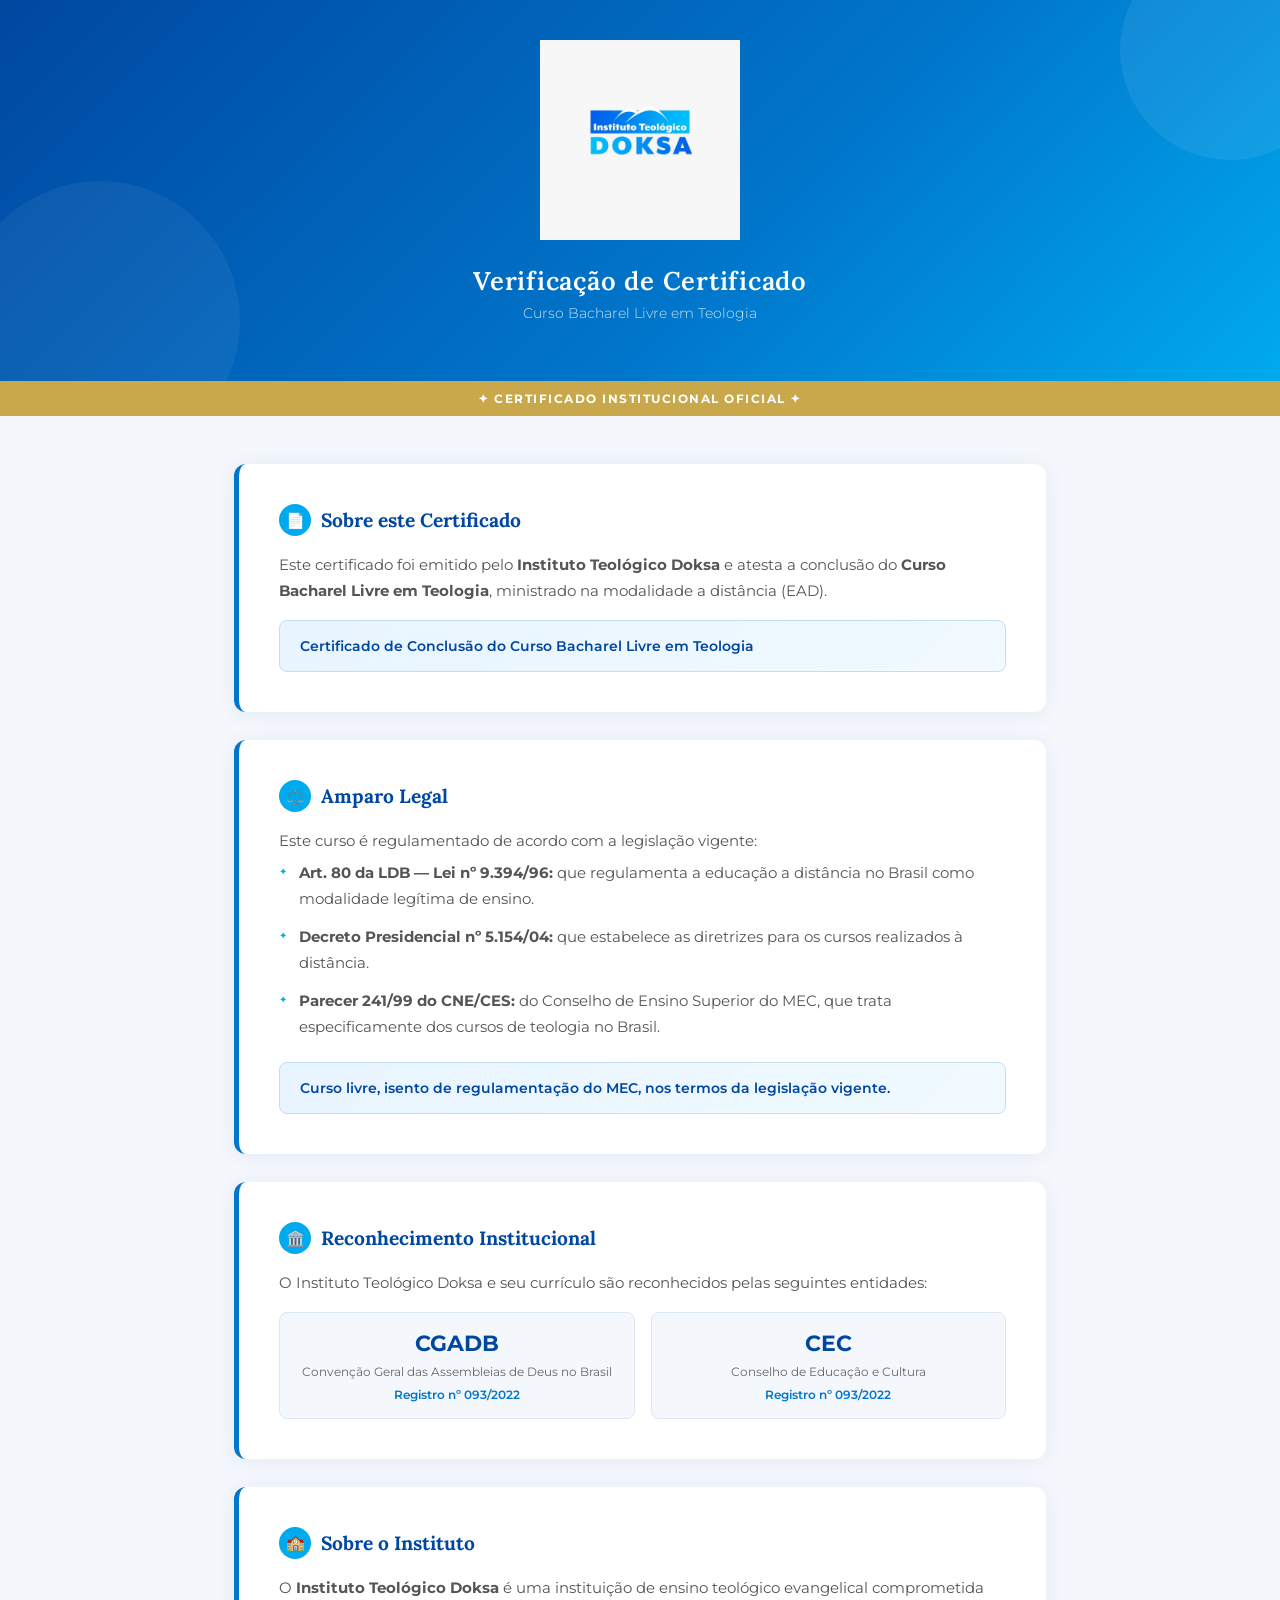
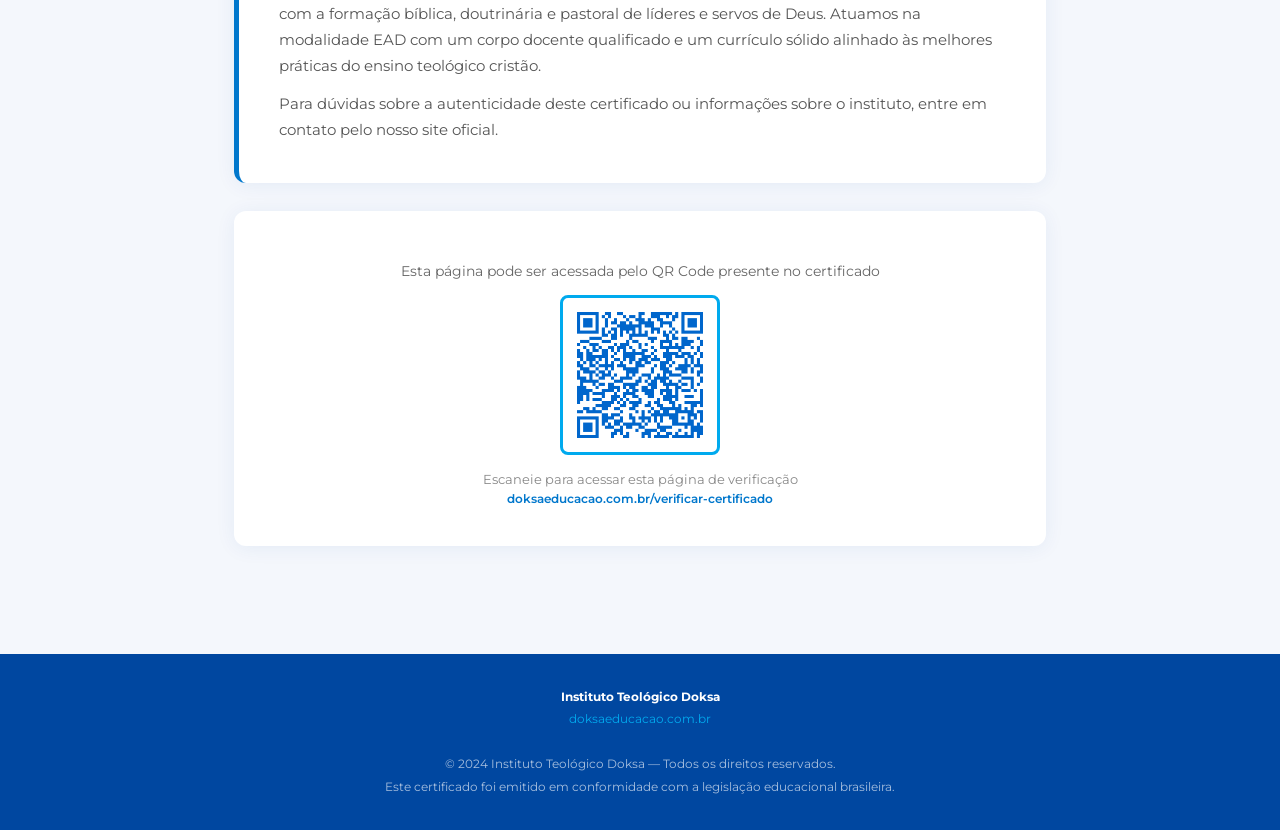
<file: verificar-certificado.html>
<!DOCTYPE html>
<html lang="pt-BR">
<head>
<meta charset="UTF-8">
<meta name="viewport" content="width=device-width, initial-scale=1.0">
<title>Verificação de Certificado — Instituto Teológico Doksa</title>
<link href="https://fonts.googleapis.com/css2?family=Montserrat:wght@300;400;600;700&family=Lora:ital,wght@0,400;0,600;1,400&display=swap" rel="stylesheet">
<style>
  *, *::before, *::after { box-sizing: border-box; margin: 0; padding: 0; }

  :root {
    --azul-escuro: #0047A0;
    --azul-medio: #0077CC;
    --azul-claro: #00AAEE;
    --branco: #ffffff;
    --cinza-claro: #f4f7fc;
    --cinza-texto: #444;
    --dourado: #C8A84B;
  }

  body {
    font-family: 'Montserrat', sans-serif;
    background: var(--cinza-claro);
    color: var(--cinza-texto);
    min-height: 100vh;
  }

  /* HEADER */
  header {
    background: linear-gradient(135deg, var(--azul-escuro) 0%, var(--azul-medio) 60%, var(--azul-claro) 100%);
    padding: 40px 24px 60px;
    text-align: center;
    position: relative;
    overflow: hidden;
  }
  header::before {
    content: '';
    position: absolute;
    top: -60px; right: -60px;
    width: 220px; height: 220px;
    border-radius: 50%;
    background: rgba(255,255,255,0.07);
  }
  header::after {
    content: '';
    position: absolute;
    bottom: -80px; left: -40px;
    width: 280px; height: 280px;
    border-radius: 50%;
    background: rgba(255,255,255,0.05);
  }
  header img.logo {
    width: 200px;
    margin-bottom: 20px;
    position: relative;
    z-index: 1;
  }
  header h1 {
    font-family: 'Lora', serif;
    font-size: 1.6rem;
    font-weight: 600;
    color: var(--branco);
    letter-spacing: 0.03em;
    position: relative;
    z-index: 1;
  }
  header p.sub {
    color: rgba(255,255,255,0.80);
    font-size: 0.85rem;
    margin-top: 8px;
    font-weight: 300;
    position: relative;
    z-index: 1;
  }

  /* SELO OFICIAL */
  .selo-bar {
    background: var(--dourado);
    color: #fff;
    text-align: center;
    font-size: 0.78rem;
    font-weight: 700;
    letter-spacing: 0.12em;
    padding: 10px 24px;
    text-transform: uppercase;
  }

  /* MAIN */
  main {
    max-width: 860px;
    margin: 0 auto;
    padding: 48px 24px 80px;
  }

  .card {
    background: var(--branco);
    border-radius: 12px;
    padding: 40px 40px;
    margin-bottom: 28px;
    box-shadow: 0 2px 20px rgba(0,71,160,0.07);
    border-left: 5px solid var(--azul-medio);
  }

  .card h2 {
    font-family: 'Lora', serif;
    font-size: 1.2rem;
    color: var(--azul-escuro);
    margin-bottom: 16px;
    display: flex;
    align-items: center;
    gap: 10px;
  }
  .card h2 .icon {
    background: var(--azul-claro);
    color: white;
    border-radius: 50%;
    width: 32px; height: 32px;
    display: flex; align-items: center; justify-content: center;
    font-size: 0.95rem;
    flex-shrink: 0;
  }

  .card p, .card li {
    font-size: 0.93rem;
    line-height: 1.75;
    color: #555;
  }
  .card ul {
    list-style: none;
    padding: 0;
  }
  .card ul li {
    padding: 6px 0 6px 20px;
    position: relative;
  }
  .card ul li::before {
    content: '✦';
    color: var(--azul-claro);
    position: absolute;
    left: 0;
    font-size: 0.6rem;
    top: 10px;
  }

  .destaque {
    background: linear-gradient(135deg, #e8f4ff, #f0faff);
    border: 1px solid #c0dff5;
    border-radius: 8px;
    padding: 16px 20px;
    margin-top: 16px;
    font-size: 0.9rem;
    color: var(--azul-escuro);
    font-weight: 600;
  }

  /* RECONHECIMENTO */
  .reconhecimento-grid {
    display: grid;
    grid-template-columns: 1fr 1fr;
    gap: 16px;
    margin-top: 16px;
  }
  .rec-item {
    background: var(--cinza-claro);
    border-radius: 8px;
    padding: 16px;
    text-align: center;
    border: 1px solid #dce8f5;
  }
  .rec-item .sigla {
    font-size: 1.4rem;
    font-weight: 700;
    color: var(--azul-escuro);
    display: block;
    margin-bottom: 4px;
  }
  .rec-item .nome {
    font-size: 0.78rem;
    color: #666;
    line-height: 1.4;
  }
  .rec-item .registro {
    font-size: 0.75rem;
    color: var(--azul-medio);
    font-weight: 600;
    margin-top: 6px;
  }

  /* QR CODE */
  .qr-section {
    text-align: center;
    padding: 40px 24px;
    background: var(--branco);
    border-radius: 12px;
    box-shadow: 0 2px 20px rgba(0,71,160,0.07);
    margin-bottom: 28px;
  }
  .qr-section img {
    width: 160px;
    height: 160px;
    border: 3px solid var(--azul-claro);
    border-radius: 8px;
    padding: 8px;
    background: white;
  }
  .qr-section p {
    margin-top: 12px;
    font-size: 0.82rem;
    color: #888;
  }
  .qr-section .url {
    font-size: 0.78rem;
    color: var(--azul-medio);
    font-weight: 600;
    margin-top: 4px;
  }

  /* FOOTER */
  footer {
    background: var(--azul-escuro);
    color: rgba(255,255,255,0.65);
    text-align: center;
    padding: 32px 24px;
    font-size: 0.78rem;
    line-height: 1.8;
  }
  footer a { color: var(--azul-claro); text-decoration: none; }

  @media (max-width: 600px) {
    .card { padding: 28px 20px; }
    .reconhecimento-grid { grid-template-columns: 1fr; }
    header h1 { font-size: 1.25rem; }
  }
</style>
</head>
<body>

<header>
  <img class="logo" src="[data-uri]" alt="Instituto Teológico Doksa">
  <h1>Verificação de Certificado</h1>
  <p class="sub">Curso Bacharel Livre em Teologia</p>
</header>

<div class="selo-bar">✦ Certificado Institucional Oficial ✦</div>

<main>

  <!-- SOBRE O CERTIFICADO -->
  <div class="card">
    <h2><span class="icon">📄</span> Sobre este Certificado</h2>
    <p>
      Este certificado foi emitido pelo <strong>Instituto Teológico Doksa</strong> e atesta a conclusão do
      <strong>Curso Bacharel Livre em Teologia</strong>, ministrado na modalidade a distância (EAD).
    </p>
    <div class="destaque">
      Certificado de Conclusão do Curso Bacharel Livre em Teologia
    </div>
  </div>

  <!-- AMPARO LEGAL -->
  <div class="card">
    <h2><span class="icon">⚖️</span> Amparo Legal</h2>
    <p>Este curso é regulamentado de acordo com a legislação vigente:</p>
    <ul>
      <li><strong>Art. 80 da LDB — Lei nº 9.394/96:</strong> que regulamenta a educação a distância no Brasil como modalidade legítima de ensino.</li>
      <li><strong>Decreto Presidencial nº 5.154/04:</strong> que estabelece as diretrizes para os cursos realizados à distância.</li>
      <li><strong>Parecer 241/99 do CNE/CES:</strong> do Conselho de Ensino Superior do MEC, que trata especificamente dos cursos de teologia no Brasil.</li>
    </ul>
    <div class="destaque">
      Curso livre, isento de regulamentação do MEC, nos termos da legislação vigente.
    </div>
  </div>

  <!-- RECONHECIMENTO -->
  <div class="card">
    <h2><span class="icon">🏛️</span> Reconhecimento Institucional</h2>
    <p>O Instituto Teológico Doksa e seu currículo são reconhecidos pelas seguintes entidades:</p>
    <div class="reconhecimento-grid">
      <div class="rec-item">
        <span class="sigla">CGADB</span>
        <span class="nome">Convenção Geral das Assembleias de Deus no Brasil</span>
        <div class="registro">Registro nº 093/2022</div>
      </div>
      <div class="rec-item">
        <span class="sigla">CEC</span>
        <span class="nome">Conselho de Educação e Cultura</span>
        <div class="registro">Registro nº 093/2022</div>
      </div>
    </div>
  </div>

  <!-- SOBRE O INSTITUTO -->
  <div class="card">
    <h2><span class="icon">🏫</span> Sobre o Instituto</h2>
    <p>
      O <strong>Instituto Teológico Doksa</strong> é uma instituição de ensino teológico evangelical
      comprometida com a formação bíblica, doutrinária e pastoral de líderes e servos de Deus.
      Atuamos na modalidade EAD com um corpo docente qualificado e um currículo sólido alinhado
      às melhores práticas do ensino teológico cristão.
    </p>
    <p style="margin-top:12px;">
      Para dúvidas sobre a autenticidade deste certificado ou informações sobre o instituto,
      entre em contato pelo nosso site oficial.
    </p>
  </div>

  <!-- QR CODE -->
  <div class="qr-section">
    <p style="font-size:0.85rem; color:#666; margin-bottom:16px;">Esta página pode ser acessada pelo QR Code presente no certificado</p>
    <img src="[data-uri]" alt="QR Code de verificação">
    <p>Escaneie para acessar esta página de verificação</p>
    <div class="url">doksaeducacao.com.br/verificar-certificado</div>
  </div>

</main>

<footer>
  <strong style="color:white;">Instituto Teológico Doksa</strong><br>
  <a href="https://doksaeducacao.com.br">doksaeducacao.com.br</a><br><br>
  © 2024 Instituto Teológico Doksa — Todos os direitos reservados.<br>
  Este certificado foi emitido em conformidade com a legislação educacional brasileira.
</footer>

</body>
</html>
</file>
<file: styles.css>
/* ══════════════════════════════════════════════
   TOKENS
══════════════════════════════════════════════ */
:root {
  --rosa:          #C96B8F;
  --rosa-vivo:     #E07EA8;
  --rosa-fundo:    #ffffff;
  --vinho:         #8B3A5A;
  --ameixa:        #2A1220;
  --creme:         #FEF9FB;
  --cinza-quente:  #6B5059;
  --linha:         rgba(43, 18, 32, 0.08);
  --linha-inv:     rgba(255,255,255,0.08);
  --serif:         'Poppins', system-ui, sans-serif;
  --sans:          'Poppins', system-ui, sans-serif;
  --mono:          'DM Mono', monospace;
  --gap-xl:        120px;
  --r:             20px;
  --sombra-s:      0 2px 16px rgba(201,107,143,0.10);
  --sombra-m:      0 8px 40px rgba(201,107,143,0.14);
}

*, *::before, *::after { box-sizing: border-box; margin: 0; padding: 0; }
html { font-size: 16px; scroll-behavior: smooth; -webkit-text-size-adjust: 100%; }
body {
  font-family: var(--sans);
  font-weight: 500;
  background: var(--creme);
  color: var(--ameixa);
  -webkit-font-smoothing: antialiased;
  overflow-x: hidden;
}
h1, h2, h3, h4, h5, h6,
.nav-marca, .btn, .btn-matricula, .stat-num, .sec-title, .invest-preco-titulo, .prof-item h4 {
  font-weight: 700;
}
a { color: inherit; text-decoration: none; }

/* ══════════════════════════════════════════════
   BARRA DE PROGRESSO
══════════════════════════════════════════════ */
#progress-bar {
  position: fixed;
  top: 0; left: 0;
  height: 2px;
  width: 0%;
  background: linear-gradient(90deg, var(--vinho), var(--rosa-vivo));
  z-index: 200;
  transition: width 0.05s linear;
}

/* ══════════════════════════════════════════════
   NAV
══════════════════════════════════════════════ */
nav {
  position: fixed;
  top: 0; left: 0; right: 0;
  z-index: 100;
  height: auto;
  min-height: 64px;
  display: flex;
  align-items: center;
  justify-content: space-between;
  padding: 10px 48px;
  background: rgba(254,249,251,0.96);
  backdrop-filter: blur(12px);
  box-shadow: 0 1px 0 var(--linha);
  transition: background 0.3s, box-shadow 0.3s;
}
nav.scrolled {
  background: rgba(254,249,251,0.96);
  backdrop-filter: blur(12px);
  box-shadow: 0 1px 0 var(--linha);
}
.nav-marca {
  display: flex;
  align-items: center;
  gap: 12px;
}
.nav-marca-dot {
  width: 6px; height: 6px;
  border-radius: 50%;
  background: var(--rosa);
}
.nav-logo {
  max-height: 60px;
  width: auto;
  display: block;
  padding: 8px 18px;
  background: var(--rosa);
  border-radius: 18px;
  box-shadow: 0 10px 20px rgba(234, 81, 136, 0.16);
}
.nav-marca em { font-style: italic; color: var(--rosa); }
.nav-links { display: flex; gap: 36px; align-items: center; }
.nav-links a {
  font-size: 13px;
  color: var(--cinza-quente);
  position: relative;
  transition: color 0.15s;
}
.nav-links a::after {
  content: '';
  position: absolute;
  bottom: -2px; left: 0;
  width: 0; height: 1px;
  background: var(--rosa);
  transition: width 0.2s;
}
.nav-links a:hover { color: var(--ameixa); }
.nav-links a:hover::after { width: 100%; }
.nav-cta {
  font-family: var(--sans);
  font-size: 13px;
  font-weight: 500;
  color: white;
  background: var(--rosa);
  padding: 10px 22px;
  border-radius: 999px;
  transition: background 0.2s, transform 0.15s, box-shadow 0.2s;
}
.nav-cta:hover { background: var(--vinho); transform: translateY(-1px); box-shadow: var(--sombra-s); }
/* ---------- HERO ---------- */

.hero{

    position:relative;
    overflow:hidden;

    background: #FEF9FB;

    padding:110px 8%;
}

.hero-container{

    max-width:1300px;
    margin:auto;

    display:flex;
    align-items:center;
    justify-content:space-between;
    gap:70px;

    position:relative;
    z-index:2;
}

/* -------- BLOBS -------- */

.hero-bg-circle{

    position:absolute;
    border-radius:50%;
    filter:blur(90px);
    opacity:.45;
}

.hero-bg-1{

    width:520px;
    height:520px;

    background:#ffb6d5;

    top:-140px;
    left:-180px;
}

.hero-bg-2{

    width:420px;
    height:420px;

    background:#8d2d64;

    bottom:-150px;
    right:-120px;
}

/* -------- TEXTO -------- */

.hero-content{

    flex:1;
    max-width:620px;
}

.hero-tag{

    display:inline-block;

    background:#ffffffcc;

    color:#b33f77;

    padding:10px 22px;

    border-radius:999px;

    font-weight:600;

    font-size:.92rem;

    margin-bottom:28px;

    backdrop-filter:blur(12px);
}

.hero h1{

    font-size:4rem;

    line-height:1.08;

    color:#3c1630;

    margin-bottom:28px;

    font-weight:700;
}

.hero h1 span{

    color:#c63f80;
}

.hero p{

    font-size:1.18rem;

    color:#57344a;

    line-height:1.9;

    margin-bottom:45px;
}

.hero p strong{

    color:#c63f80;
}

/* -------- BOTÕES -------- */

.hero-buttons{

    display:flex;
    gap:18px;
    flex-wrap:wrap;
}

.hero-btn{

    background:#c63f80;

    color:#fff;

    text-decoration:none;

    padding:18px 34px;

    border-radius:60px;

    font-weight:600;

    transition:.35s;
}

.hero-btn:hover{

    background:#a92b69;

    transform:translateY(-4px);
}

.hero-btn-outline{

    border:2px solid #c63f80;

    color:#c63f80;

    text-decoration:none;

    padding:18px 34px;

    border-radius:60px;

    font-weight:600;

    transition:.35s;

    background:rgba(255,255,255,.4);

    backdrop-filter:blur(8px);
}

.hero-btn-outline:hover{

    background:#fff;
}

/* -------- IMAGEM -------- */

.hero-image{

    flex:1;

    display:flex;

    justify-content:center;

    position:relative;
}

.hero-image img{

    width:100%;
    max-width:520px;

    filter:
    drop-shadow(0 40px 60px rgba(112,25,72,.28));
}

/* -------- RESPONSIVO -------- */

@media(max-width:980px){

.hero{

padding:90px 30px;
}

.hero-container{

flex-direction:column-reverse;
text-align:center;
gap:45px;
}

.hero-content{

max-width:100%;
}

.hero h1{

font-size:2.8rem;
}

.hero-buttons{

justify-content:center;
}

.hero-image img{

max-width:360px;
}

}/* ══════════════════════════════════════════════
   HERO
══════════════════════════════════════════════ */
.hero {
  width: 100%;
  padding: 80px 20px;  background:#FFF8FB;  background:#FFF8FB;
  position: relative;
  overflow: hidden;
  z-index: 0;
}
.hero::before {
  content: 'PLATAFORMA ROSA PLATAFORMA ROSA';
  position: absolute;
  top: 50%;
  left: 50%;
  transform: translate(-50%, -50%);
  width: 100%;
  font-size: clamp(72px, 11vw, 170px);
  line-height: 1;
  font-weight: 800;
  color: rgba(233, 146, 179, 0.10);
  font-family: var(--sans);
  letter-spacing: -0.06em;
  text-transform: uppercase;
  white-space: nowrap;
  pointer-events: none;
  user-select: none;
  z-index: 0;
}

.hero::after {
  content: '';
  position: absolute;
  top: -50px;
  left: -50px;
  width: 480px;
  height: 480px;
  border-radius: 50%;
  background: rgba(233, 146, 179, 0.16);
  pointer-events: none;
  z-index: 0;
}
.hero-container {
  max-width: 1200px;
  margin: 0 auto;
  display: flex;
  align-items: center;
  justify-content: space-between;
  gap: 70px;
  position: relative;
  z-index: 1;
}

.hero-container::after {
  content: '';
  position: absolute;
  bottom: -40px;
  right: -40px;
  width: 340px;
  height: 340px;
  border-radius: 50%;
  background: rgba(201, 107, 143, 0.10);
  pointer-events: none;
  z-index: 0;
}
.hero-content {
  flex: 1;
  max-width: 560px;
  position: relative;
  z-index: 2;
}
.hero-tag {
  display: inline-block;
  font-size: 12px;
  letter-spacing: 0.18em;
  text-transform: uppercase;
  color: #B23B6A;
  font-weight: 600;
  margin-bottom: 20px;
  font-family: 'Poppins', sans-serif;
}
.hero h1 {
  font-size: clamp(38px, 5vw, 68px);
  line-height: 1.05;
  font-weight: 600;
  color: #4F1B3B;
  margin-bottom: 24px;
  font-family: 'Poppins', sans-serif;
}
.hero h1 span {
  display: block;
  color: #D54A8F;
  font-style: normal;
}
.hero p {
  font-size: 18px;
  line-height: 1.8;
  color: #5F3954;
  margin-bottom: 36px;
  font-family: 'Poppins', sans-serif;
}
.hero-btn {
  display: inline-flex;
  align-items: center;
  justify-content: center;
  padding: 18px 34px;
  border-radius: 999px;
  background: #D94B8F;
  color: #fff;
  text-decoration: none;
  font-weight: 600;
  font-family: 'Poppins', sans-serif;
  transition: 0.3s;
}
.hero-btn:hover {
  transform: translateY(-3px);
  background: #B33372;
}
.hero-image {
  flex: 1;
  display: flex;
  justify-content: flex-end;
    align-self: flex-start;
  position: relative;
  z-index: 2;
  }
  .hero-image img {
  width: 100%;
  max-width: 520px; /* antes era 520px */
  border-radius: 30px;
  object-fit: cover;
  display: block;
  margin-top: 65px;
}

.hero-container {
  gap: 40px;
}
  .hero h1 {
    font-size: 52px;
  }
  .hero p {
    font-size: 17px;
  }

@media (max-width: 768px) {
  .hero {
    padding: 60px 20px;
  }
  nav {
    padding: 10px 24px;
  }
  .nav-logo {
    max-height: 64px;
    padding: 6px 14px;
  }
  .hero-container {
    flex-direction: column-reverse;
    text-align: center;
  }
  .hero-content {
    max-width: 100%;
  }
  .hero-image {
    justify-content: center;
  }
  .hero-image img {
    max-width: 420px;
  }
  .hero-btn {
    width: 100%;
  }
  .hero h1 span {
    display: inline;
  }
}
.stat-num {
  font-family: var(--serif);
  font-size: 46px;
  font-weight: 300;
  line-height: 1;
  letter-spacing: -0.04em;
}
.stat-label {
  font-family: var(--mono);
  font-size: 10px;
  color: var(--cinza-quente);
  letter-spacing: 0.12em;
  text-transform: uppercase;
  margin-top: 4px;
}
.scroll-hint {
  position: absolute;
  bottom: 36px; left: 48px;
  z-index: 2;
  display: flex;
  align-items: center;
  gap: 10px;
  font-family: var(--mono);
  font-size: 10px;
  color: var(--cinza-quente);
  letter-spacing: 0.1em;
  opacity: 0.5;
}
.scroll-line {
  width: 40px; height: 1px;
  background: var(--cinza-quente);
  position: relative;
  overflow: hidden;
}
.scroll-line::after {
  content: '';
  position: absolute;
  top: 0; left: -100%; width: 100%; height: 100%;
  background: var(--rosa);
  animation: sl 2s ease-in-out infinite;
}
@keyframes sl { 0%{left:-100%} 50%{left:0%} 100%{left:100%} }

/* ══════════════════════════════════════════════
   BOTÕES
══════════════════════════════════════════════ */
.btn {
  display: inline-flex;
  align-items: center;
  gap: 8px;
  font-family: var(--sans);
  font-size: 13px;
  font-weight: 500;
  letter-spacing: 0.03em;
  padding: 14px 28px;
  border-radius: 999px;
  transition: all 0.18s ease;
  cursor: pointer;
  border: none;
}
.btn-primary { background: var(--rosa); color: white; }
.btn-primary:hover { background: var(--vinho); transform: translateY(-2px); box-shadow: var(--sombra-m); }
.btn-white { background: white; color: var(--rosa); box-shadow: var(--sombra-s); }
.btn-white:hover { background: var(--rosa-fundo); transform: translateY(-2px); box-shadow: var(--sombra-m); }
.btn-arrow { transition: transform 0.18s; }
.btn:hover .btn-arrow { transform: translateX(3px); }

/* ══════════════════════════════════════════════
   SEÇÃO BASE
══════════════════════════════════════════════ */
.sec { padding: var(--gap-xl) 48px; max-width: 1200px; margin: 0 auto; }
.sec-label {
  font-family: var(--mono);
  font-size: 10px;
  color: var(--rosa);
  letter-spacing: 0.22em;
  text-transform: uppercase;
  margin-bottom: 28px;
  display: flex;
  align-items: center;
  gap: 12px;
}
.sec-label::before { content: ''; width: 24px; height: 1px; background: var(--rosa); }
.sec-title {
  font-family: var(--serif);
  font-size: clamp(36px, 4.5vw, 62px);
  font-weight: 300;
  letter-spacing: -0.03em;
  line-height: 1.08;
  margin-bottom: 48px;
}
.sec-title em { font-style: italic; color: var(--rosa); }

/* ══════════════════════════════════════════════
   SOBRE
══════════════════════════════════════════════ */
#sobre {
  position: relative;
  border-top: 1px solid var(--linha);
  background: var(--rosa-fundo);
  padding: 80px 0;
  overflow: hidden;
}
#sobre::before {
  content: '';
  position: absolute;
  top: -50px;
  left: -50px;
  width: 480px;
  height: 480px;
  border-radius: 50%;
  background: rgba(233, 146, 179, 0.16);
  pointer-events: none;
}
#sobre::after {
  content: '';
  position: absolute;
  bottom: -40px;
  right: -40px;
  width: 340px;
  height: 340px;
  border-radius: 50%;
  background: rgba(201, 107, 143, 0.10);
  pointer-events: none;
}
#sobre > .sec {
  position: relative;
  z-index: 1;
  padding: 0 48px;
}
.sobre-wrap { display: grid; grid-template-columns: 1fr 1fr; gap: 96px; align-items: start; }
.sobre-texto p {
  font-size: 16px; line-height: 1.85;
  color: var(--cinza-quente); font-weight: 300; margin-bottom: 20px;
}
.sobre-destaque {
  color: var(--rosa);
  font-weight: 600;
  background: rgba(233, 146, 179, 0.14);
  padding: 0 6px;
  border-radius: 8px;
}
.sobre-texto p:last-of-type { margin-bottom: 36px; }
.frase-destaque {
  position: relative;
  padding: 36px 40px;
  background: var(--rosa-fundo);
  border-radius: var(--r);
}
.frase-destaque::before {
  content: '\201C';
  font-family: var(--serif);
  font-size: 96px;
  color: var(--rosa);
  opacity: 0.3;
  position: absolute;
  top: -24px; left: 24px;
  line-height: 1;
}
.frase-destaque p {
  font-family: var(--serif);
  font-size: 22px;
  font-weight: 400;
  font-style: italic;
  line-height: 1.55;
  color: var(--ameixa);
  position: relative;
  z-index: 1;
}
/* ══════════════════════════════════════════════
   antes e depois
══════════════════════════════════════════════ */
.before-after{
    padding:90px 20px;
    background:linear-gradient(180deg,#fff8fb 0%,#ffffff 100%);
    font-family:'Poppins',sans-serif;
}

.before-after .container{
    max-width:1200px;
    margin:0 auto;
}

.section-header{
    text-align:center;
    margin-bottom:55px;
}

.section-header .subtitle{
    display:inline-block;
    background:#ffe3ef;
    color:var(--rosa);
    padding:8px 18px;
    border-radius:30px;
    font-size:.9rem;
    font-weight:700;
    letter-spacing:1px;
    margin-bottom:18px;
}

.section-header h2{
    font-size:2.6rem;
    color:#1f1f1f;
    margin-bottom:15px;
    font-weight:700;
}

.section-header p{
    max-width:700px;
    margin:auto;
    color:#666;
    font-size:1.05rem;
    line-height:1.7;
}

.comparison-table{
    display:grid;
    grid-template-columns:1fr 1fr;
    border-radius:24px;
    overflow:hidden;
    box-shadow:0 20px 60px rgba(0,0,0,.08);
    background:#fff;
}

.table-header{
    padding:28px;
    text-align:center;
}

.table-header.before{
    background:#f6f6f6;
    color:#444;
}

.table-header.after{
    background:var(--rosa-vivo);
    color:#fff;
}

.table-header h3{
    margin:0;
    font-size:1.35rem;
}

.table-cell{
    padding:28px 32px;
    font-size:1rem;
    line-height:1.8;
    display:flex;
    align-items:center;
    min-height:110px;
}

.table-cell.before{
    background:#fafafa;
    color:#555;
    border-top:1px solid #ececec;
    border-right:1px solid #ececec;
}

.table-cell.after{
    background:#fff;
    color:#333;
    border-top:1px solid #ececec;
    font-weight:500;
}

.table-cell.before::before{
    content:"❌";
    font-size:1.3rem;
    margin-right:15px;
    flex-shrink:0;
}

.table-cell.after::before{
    content:"🌹";
    font-size:1.3rem;
    margin-right:15px;
    flex-shrink:0;
}
@media (max-width: 768px) {

    .before-after{
        padding:60px 15px;
    }

    .section-header h2{
        font-size:2rem;
    }

    .section-header p{
        font-size:.95rem;
    }

    .comparison-table{
        display:flex;
        flex-direction:column;
        gap:18px;
        background:transparent;
        box-shadow:none;
    }

    .table-header{
        display:none;
    }

    .table-cell{
        min-height:auto;
        padding:18px;
        border:none;
    }

    /* Cada comparação vira um card */
    .comparison-table .table-cell:nth-child(4n+3),
    .comparison-table .table-cell:nth-child(4n+4){
        width:100%;
    }

    .comparison-table .table-cell.before{
        background:#f8f8f8;
        border-radius:18px 18px 0 0;
        margin-bottom:0;
    }

    .comparison-table .table-cell.after{
        background:#fff;
        border-radius:0 0 18px 18px;
        margin-bottom:18px;
        box-shadow:0 10px 30px rgba(0,0,0,.08);
    }

    .table-cell.before::after{
        content:"ANTES";
        display:block;
        margin-top:10px;
        font-size:.75rem;
        font-weight:700;
        color:#888;
        letter-spacing:1px;
    }

    .table-cell.after::after{
        content:"COM A PLATAFORMA ROSA";
        display:block;
        margin-top:10px;
        font-size:.75rem;
        font-weight:700;
        color:#d81b60;
        letter-spacing:1px;
    }

}
/* ══════════════════════════════════════════════
   PARA QUEM — DARK
══════════════════════════════════════════════ */
.pq-fundo { background: var(--ameixa); position: relative; overflow: hidden; }
.pq-fundo::before {
  content: '';
  position: absolute; top: -200px; right: -200px;
  width: 600px; height: 600px; border-radius: 50%;
  background: radial-gradient(circle, rgba(201,107,143,0.12) 0%, transparent 70%);
  pointer-events: none;
}
.pq-fundo .sec-label { color: var(--rosa); }
.pq-fundo .sec-title { color: white; }
.pq-lista { list-style: none; counter-reset: pq; }
.pq-lista li {
  counter-increment: pq;
  display: grid; grid-template-columns: 60px 1fr; gap: 32px;
  padding: 36px 0;
  border-top: 1px solid var(--linha-inv);
  align-items: start;
  transition: background 0.2s;
}
.pq-lista li:last-child { border-bottom: 1px solid var(--linha-inv); }
.pq-lista li:hover { background: rgba(201,107,143,0.04); }
.pq-num {
  font-family: var(--mono); font-size: 11px;
  color: rgba(255,255,255,0.22); padding-top: 6px; letter-spacing: 0.08em;
}
.pq-lista li h3 {
  font-family: var(--serif); font-size: 24px; font-weight: 400;
  color: white; margin-bottom: 8px; letter-spacing: -0.02em; line-height: 1.2;
}
.pq-lista li p { font-size: 15px; line-height: 1.7; color: rgba(255,255,255,0.38); font-weight: 300; }

/* ══════════════════════════════════════════════
   GRADE
══════════════════════════════════════════════ */
.grade-desc-intro {
  font-size: 16px; line-height: 1.8; color: var(--cinza-quente);
  font-weight: 300; max-width: 520px; margin-bottom: 56px;
}
.grade-carousel {
  display: grid;
  grid-template-columns: auto 1fr auto;
  align-items: center;
  gap: 16px;
  position: relative;
}
.carousel-btn {
  width: 48px;
  height: 48px;
  flex-shrink: 0;
  display: inline-flex;
  align-items: center;
  justify-content: center;
  border-radius: 999px;
  border: 1px solid rgba(43,18,32,0.08);
  background: white;
  color: var(--ameixa);
  font-size: 18px;
  cursor: pointer;
  transition: transform 0.2s ease, box-shadow 0.2s ease, background 0.2s ease;
}
.carousel-btn:hover {
  transform: translateY(-2px);
  box-shadow: var(--sombra-s);
}
.grade-scroll {
  overflow-x: auto;
  overflow-y: hidden;
  padding-bottom: 16px;
  scroll-snap-type: x proximity;
  scroll-behavior: smooth;
  overscroll-behavior: contain;
  position: relative;
  -webkit-overflow-scrolling: touch;
}
.grade-scroll::-webkit-scrollbar { height: 8px; }
.grade-scroll::-webkit-scrollbar-thumb { background: rgba(201,107,143,0.35); border-radius: 999px; }
.grade-grid {
  display: flex;
  gap: 24px;
}
.grade-item {
  min-width: min(320px, 80vw);
  max-width: 340px;
  padding: 24px 24px 24px 20px;
  border: 1px solid rgba(201,107,143,0.25);
  background: white;
  border-radius: 24px;
  display: grid; grid-template-columns: 1fr auto; gap: 24px; align-items: start;
  scroll-snap-align: start;
  box-shadow: 0 20px 40px rgba(201,107,143,0.12);
  transition: transform 0.25s ease, box-shadow 0.25s ease, border-color 0.25s ease;
}
.grade-item:hover {
  transform: translateY(-3px);
  box-shadow: 0 28px 50px rgba(201,107,143,0.2);
  border-color: rgba(201,107,143,0.35);
}
.grade-item:nth-child(odd), .grade-item:nth-child(even) {
  padding-right: 24px;
  padding-left: 24px;
  border-right: 1px solid rgba(43,18,32,0.08);
}
.grade-nome {
  font-family: var(--serif); font-size: 19px; font-weight: 400;
  letter-spacing: -0.01em; margin-bottom: 4px; color: var(--ameixa);
}
.grade-item-desc { font-size: 13px; color: var(--cinza-quente); font-weight: 300; line-height: 1.5; }
.grade-tag {
  font-family: var(--mono); font-size: 10px; color: var(--rosa);
  letter-spacing: 0.14em; text-transform: uppercase; white-space: nowrap;
  align-self: flex-start; padding: 4px 10px; border-radius: 999px;
  border: 1px solid rgba(201,107,143,0.3);
}

/* ══════════════════════════════════════════════
   TRANSFORMAÇÃO
══════════════════════════════════════════════ */
.transf-fundo {
  background: var(--rosa);
  position: relative; overflow: hidden;
}
.transf-fundo::after {
  content: 'Rosa';
  position: absolute; font-family: var(--serif); font-size: 300px;
  font-style: italic; font-weight: 300;
  color: rgba(255,255,255,0.07); bottom: -60px; right: -20px;
  line-height: 1; pointer-events: none;
}
.transf-fundo .sec-label { color: rgba(255,255,255,0.5); }
.transf-fundo .sec-title { color: white; }
.transf-fundo .sec-title em {
  color: #fff;
  text-shadow: 0 2px 10px rgba(0,0,0,0.16);
}
.transf-grid {
  display: grid; grid-template-columns: repeat(3, 1fr);
  border-top: 1px solid rgba(255,255,255,0.2);
}
.transf-item { padding: 44px 44px 44px 0; border-bottom: 1px solid rgba(255,255,255,0.2); }
.transf-item:not(:last-child) { border-right: 1px solid rgba(255,255,255,0.2); padding-right: 44px; }
.transf-item:not(:first-child) { padding-left: 44px; }
.transf-item p { font-size: 18px; line-height: 1.65; font-weight: 300; color: rgba(255,255,255,0.85); }
.transf-item p strong { font-weight: 500; color: white; }

/* ══════════════════════════════════════════════
   PROFESSORAS
══════════════════════════════════════════════ */
.prof-header {
  display: grid; grid-template-columns: 1fr auto;
  align-items: end; margin-bottom: 56px; gap: 48px;
}
.prof-intro { font-size: 15px; color: var(--cinza-quente); font-weight: 300; line-height: 1.8; max-width: 480px; }
.prof-grid {
  display: grid; grid-template-columns: repeat(auto-fill, minmax(240px, 1fr));
  border-top: 1px solid var(--linha); border-left: 1px solid var(--linha);
  gap: 0;
}
.prof-carousel {
  display: grid;
  grid-template-columns: auto 1fr auto;
  align-items: start;
  gap: 18px;
}
.prof-scroll {
  overflow-x: auto;
  scroll-snap-type: x proximity;
  scroll-behavior: smooth;
  overscroll-behavior: contain;
  -webkit-overflow-scrolling: touch;
}
.prof-scroll::-webkit-scrollbar {
  height: 8px;
}
.prof-scroll::-webkit-scrollbar-thumb {
  background: rgba(201,107,143,0.35);
  border-radius: 999px;
}
.prof-carousel .prof-grid {
  display: flex;
  flex-wrap: nowrap;
  gap: 18px;
  min-width: max-content;
  border-top: 1px solid var(--linha);
  border-left: 1px solid var(--linha);
}
.prof-carousel .prof-item {
  flex: 0 0 320px;
  scroll-snap-align: start;
}
.prof-item {
  padding: 24px;
  border-right: 1px solid var(--linha); border-bottom: 1px solid var(--linha);
  position: relative; transition: background 0.15s;
}
.prof-item:hover { background: var(--rosa-fundo); }
.prof-item::before {
  content: ''; position: absolute; top: 0; left: 0; right: 0; height: 2px;
  background: var(--rosa); transform: scaleX(0); transform-origin: left; transition: transform 0.2s;
}
.prof-item:hover::before { transform: scaleX(1); }
.prof-avatar {
  width: 100%;
  max-width: 120px;
  aspect-ratio: 1 / 1;
  border-radius: 28px;
  overflow: hidden;
  border: 1px solid rgba(201,107,143,0.18);
  margin-bottom: 16px;
}
.prof-avatar img {
  width: 100%;
  height: 100%;
  object-fit: cover;
  display: block;
}
.prof-item h4 {
  font-family: var(--serif); font-size: 17px; font-weight: 400;
  letter-spacing: -0.01em; line-height: 1.3; margin-bottom: 4px; color: var(--ameixa);
}
.prof-item span { font-family: var(--mono); font-size: 11px; color: var(--cinza-quente); }

/* ══════════════════════════════════════════════
   DIFERENCIAIS
══════════════════════════════════════════════ */
.dif-fundo { background: var(--rosa-fundo); }
.dif-grid {
  display: grid; grid-template-columns: 1fr 1fr;
  border-top: 1px solid rgba(201,107,143,0.2);
}
.dif-item {
  padding: 44px 0; border-bottom: 1px solid rgba(201,107,143,0.2);
  display: grid; grid-template-columns: 48px 1fr; gap: 20px; align-items: start;
  transition: background 0.15s;
}
.dif-item:nth-child(odd) { padding-right: 56px; border-right: 1px solid rgba(201,107,143,0.2); }
.dif-item:nth-child(even) { padding-left: 56px; }
.dif-item:hover { background: rgba(201,107,143,0.05); }
.dif-icon-wrap {
  width: 40px; height: 40px; border-radius: 12px;
  background: rgba(201,107,143,0.12);
  display: flex; align-items: center; justify-content: center;
  font-size: 18px; box-shadow: var(--sombra-s); flex-shrink: 0;
  color: var(--rosa);
}
.dif-item h4 {
  font-family: var(--serif); font-size: 20px; font-weight: 400;
  letter-spacing: -0.01em; margin-bottom: 8px; color: var(--ameixa);
}
.dif-item p { font-size: 14px; line-height: 1.75; color: var(--cinza-quente); font-weight: 300; }

/* ══════════════════════════════════════════════
   IDEALIZADORA
══════════════════════════════════════════════ */
.ideo-wrap { display: grid; grid-template-columns: 220px 1fr; gap: 72px; align-items: start; }
.ideo-avatar {
  position: relative;
  aspect-ratio: 1;
  border-radius: var(--r);
  background: linear-gradient(135deg, var(--rosa-fundo), rgba(201,107,143,0.15));
  overflow: hidden;
  display: flex; align-items: center; justify-content: center;
  font-family: var(--serif); font-size: 72px; font-style: italic; color: var(--rosa);
  border: 1px solid rgba(201,107,143,0.2);
}
.ideo-avatar img {
  width: 100%;
  height: 100%;
  object-fit: cover;
  display: block;
}
.ideo-texto h3 {
  font-family: var(--serif); font-size: 36px; font-weight: 300;
  letter-spacing: -0.03em; margin-bottom: 24px;
}
.ideo-texto p {
  font-size: 15px; line-height: 1.85; color: var(--cinza-quente); font-weight: 300; margin-bottom: 16px;
}
.ideo-cargos { margin-top: 32px; display: flex; flex-direction: column; }
.cargo {
  font-family: var(--mono); font-size: 11px; color: var(--cinza-quente);
  letter-spacing: 0.04em; padding: 12px 0; border-top: 1px solid var(--linha);
  display: flex; align-items: center; gap: 10px;
}
.cargo::before { content: '→'; color: var(--rosa); font-size: 12px; flex-shrink: 0; }

/* ══════════════════════════════════════════════
   VÍDEO DA MISS
══════════════════════════════════════════════ */
.video-miss-fundo {
  background: #ffe4f0;
  padding: 80px 0;
  position: relative;
  overflow: hidden;
  
}


.video-intro {
  font-size: 16px;
  line-height: 1.75;
  color: var(--cinza-quente);
  font-weight: 300;
  margin-bottom: 48px;
  max-width: 720px;
}

.video-container {
  width: 100%;
  aspect-ratio: 16 / 9;
  border-radius: var(--r);
  overflow: hidden;
  box-shadow: var(--sombra-m);
  background: #000;
  margin-bottom: 32px;
}

.video-container iframe {
  width: 100%;
  height: 100%;
  display: block;
}

.video-cta {
  text-align: center;
}

/*==============================
INVESTIMENTO
==============================*/

.investimento{

    padding:100px 20px;

    background:
    radial-gradient(circle at top,#f7c6da 0%,transparent 35%),
    linear-gradient(135deg,#6d163f,#b72e70);

}

.container{

    max-width:1200px;
    margin:auto;

}

.investimento-grid{

    display:grid;
    grid-template-columns:520px 1fr;
    gap:50px;
    align-items:center;

}

/*====================
CARD PREÇO
====================*/

.preco-card{

    background:#fff;

    border-radius:28px;

    padding:50px;

    box-shadow:0 30px 80px rgba(0,0,0,.18);

}

.tag{

    display:inline-block;

    background:#ffe7f1;

    color:#c12d71;

    padding:8px 18px;

    border-radius:50px;

    font-size:12px;

    font-weight:700;

    letter-spacing:2px;

    margin-bottom:25px;

}

.preco-card h2{

    font-size:46px;

    line-height:1.1;

    color:#58132f;

    margin-bottom:30px;

}

.preco-card h2 span{

    color:#d94888;

}

.parcelamento{

    color:#777;

    text-transform:uppercase;

    letter-spacing:2px;

    font-size:13px;

}

.valor{

    display:flex;

    align-items:flex-end;

    gap:18px;

    margin:15px 0;

}

.vezes{

    font-size:34px;

    font-weight:bold;

    color:#d94888;

}

.numero{

    display:flex;

    align-items:flex-start;

}

.numero small{

    font-size:28px;

    color:#58132f;

    margin-top:12px;

    margin-right:5px;

}

.numero strong{

    font-size:82px;

    color:#58132f;

    line-height:1;

}

.descricao{

    color:#666;

}

.avista{

    margin:25px 0;

    font-size:18px;

    color:#444;

}

.btn-investimento{

    display:flex;

    justify-content:center;

    align-items:center;

    width:100%;

    height:64px;

    border-radius:18px;

    background:linear-gradient(135deg,#e04d8d,#bf1d68);

    color:#fff;

    text-decoration:none;

    font-size:18px;

    font-weight:700;

    transition:.3s;

}

.btn-investimento:hover{

    transform:translateY(-4px);

}

.infos{

    margin-top:25px;

    display:grid;

    gap:14px;

    color:#666;

    font-size:15px;

}

/*====================
CARD BENEFÍCIOS
====================*/

.beneficios-card{

    background:rgba(255,255,255,.12);

    border:1px solid rgba(255,255,255,.18);

    backdrop-filter:blur(18px);

    border-radius:28px;

    padding:45px;

}

.bonus{

    display:inline-block;

    background:#ffffff20;

    color:#fff;

    padding:10px 18px;

    border-radius:50px;

    font-size:12px;

    font-weight:700;

    letter-spacing:2px;

    margin-bottom:25px;

}

.beneficios-card h3{

    color:#fff;

    font-size:34px;

    margin-bottom:20px;

}

.beneficios-card p{

    color:rgba(255,255,255,.9);

    line-height:1.8;

}

.beneficios-card hr{

    border:none;

    height:1px;

    background:rgba(255,255,255,.2);

    margin:35px 0;

}

.beneficios-card h4{

    color:#fff;

    margin-bottom:20px;

}

.beneficios-card ul{

    list-style:none;

    padding:0;

    display:grid;

    gap:18px;

}

.beneficios-card li{

    color:#fff;

    display:flex;

    align-items:center;

    font-size:16px;

}

.beneficios-card li::before{

    content:"✓";

    width:28px;

    height:28px;

    display:flex;

    justify-content:center;

    align-items:center;

    background:#ffffff25;

    border-radius:50%;

    margin-right:15px;

}

/*====================
RESPONSIVO
====================*/

@media(max-width:980px){

    .investimento-grid{

        grid-template-columns:1fr;

    }

}

@media(max-width:600px){

    .investimento{

        padding:70px 15px;

    }

    .preco-card,
    .beneficios-card{

        padding:30px;

    }

    .preco-card h2{

        font-size:34px;

    }

    .numero strong{

        font-size:60px;

    }

    .numero small{

        font-size:22px;

    }

    .beneficios-card h3{

        font-size:26px;

    }

}
/* ══════════════════════════════════════════════
   FAQ
══════════════════════════════════════════════ */
.faq-lista { margin-top: 56px; }
details { border-top: 1px solid var(--linha); }
details:last-child { border-bottom: 1px solid var(--linha); }
details summary {
  list-style: none; cursor: pointer;
  padding: 28px 0;
  display: flex; justify-content: space-between; align-items: center; gap: 24px;
  font-family: var(--serif); font-size: 20px; font-weight: 400;
  letter-spacing: -0.01em; color: var(--ameixa); user-select: none;
  transition: color 0.15s;
}
details summary::-webkit-details-marker { display: none; }
details summary:hover { color: var(--rosa); }
.faq-icon {
  width: 28px; height: 28px;
  border: 1px solid var(--linha); border-radius: 50%;
  display: flex; align-items: center; justify-content: center;
  flex-shrink: 0; font-size: 16px; font-weight: 300;
  color: var(--cinza-quente); transition: all 0.2s;
}
details[open] .faq-icon { background: var(--rosa); border-color: var(--rosa); color: white; transform: rotate(45deg); }
.faq-resp {
  font-size: 15px; line-height: 1.85; color: var(--cinza-quente);
  font-weight: 300; padding-bottom: 32px; max-width: 680px;
}

@keyframes bonus-glow {
  0%, 100% { opacity: 0; transform: scale(1); }
  50% { opacity: 1; transform: scale(1.02); }
}

@keyframes bonus-label-pop {
  0%, 100% { transform: translateY(0); }
  50% { transform: translateY(-2px); }
}

/* ══════════════════════════════════════════════
   CTA FINAL
══════════════════════════════════════════════ */
.cta-final {
  background: linear-gradient(150deg, var(--vinho) 0%, var(--rosa) 100%);
  padding: var(--gap-xl) 48px;
  text-align: center; position: relative; overflow: hidden;
}
.cta-final::before {
  content: '';
  position: absolute; inset: 0;
  background:
    radial-gradient(ellipse 60% 80% at 20% 50%, rgba(255,255,255,0.08) 0%, transparent 60%),
    radial-gradient(ellipse 40% 60% at 80% 50%, rgba(0,0,0,0.1) 0%, transparent 50%);
  pointer-events: none;
}
.cta-final-inner { position: relative; z-index: 1; max-width: 700px; margin: 0 auto; }
.cta-final h2 {
  font-family: var(--serif); font-size: clamp(44px, 7vw, 88px); font-weight: 300;
  color: white; letter-spacing: -0.04em; line-height: 0.96; margin-bottom: 28px;
}
.cta-final h2 em { font-style: italic; color: rgba(255,255,255,0.6); }
.cta-final p {
  font-size: 17px; color: rgba(255,255,255,0.7); font-weight: 300; margin-bottom: 48px; line-height: 1.7;
}
.cta-vagas {
  font-family: var(--mono); font-size: 11px; color: rgba(255,255,255,0.5);
  letter-spacing: 0.18em; text-transform: uppercase; margin-top: 24px;
  display: flex; align-items: center; justify-content: center; gap: 12px;
}
.cta-vagas-dot {
  width: 5px; height: 5px; border-radius: 50%; background: rgba(255,255,255,0.5);
  animation: blink 1.8s ease-in-out infinite;
}
@keyframes blink { 0%,100%{opacity:1} 50%{opacity:0.2} }

/* ══════════════════════════════════════════════
   FOOTER
══════════════════════════════════════════════ */
footer {
  background: #1A0A12; padding: 40px 48px;
  display: flex; justify-content: space-between; align-items: center;
  flex-wrap: wrap; gap: 16px;
}
.footer-brand {
  font-family: var(--serif); font-size: 17px; color: white;
  display: flex; align-items: center; gap: 8px;
}
.footer-brand em { font-style: italic; color: var(--rosa); }
.footer-brand-dot { width: 5px; height: 5px; border-radius: 50%; background: var(--rosa); opacity: 0.6; }
footer small { font-family: var(--mono); font-size: 11px; color: rgba(255,255,255,0.2); letter-spacing: 0.04em; }

/* ══════════════════════════════════════════════
   FADE-IN
══════════════════════════════════════════════ */
.fade-in {
  opacity: 0; transform: translateY(24px);
  transition: opacity 0.6s ease, transform 0.6s ease;
}
.fade-in.visible { opacity: 1; transform: translateY(0); }
.fade-in-delay-1 { transition-delay: 0.1s; }
.fade-in-delay-2 { transition-delay: 0.2s; }
.fade-in-delay-3 { transition-delay: 0.3s; }


/* ══════════════════════════════════════════════
   RESPONSIVO
══════════════════════════════════════════════ */
@media (max-width: 860px) {
  nav { padding: 0 24px; }
  .nav-links { display: none; }
  .hero { padding: calc(64px + 20px) 24px 64px; }
  .hero-inner { grid-template-columns: 1fr; gap: 28px; }
  .hero-visual {
    position: static !important;
    width: 100% !important;
    max-width: 100% !important;
    margin: 0 auto 28px !important;
    order: -1;
  }
  .hero-visual img { width: min(100%, 420px); max-width: 100%; }
  .hero h1 { font-size: clamp(34px, 10vw, 50px); }
  .hero-rodape { gap: 28px; align-items: flex-start; }
  .hero-stats { width: 100%; gap: 12px; }
  .stat { padding: 12px 8px; min-height: 100px; }
  .stat + .stat { margin-top: 0; }
  .scroll-hint { display: none; }
  .sec { padding: 72px 24px; }
  .sobre-wrap { grid-template-columns: 1fr; gap: 40px; }
  .grade-carousel {
    grid-template-columns: auto 1fr auto;
    align-items: start;
    gap: 12px;
  }
  .carousel-prev,
  .carousel-next {
    display: flex;
  }
  .grade-scroll {
    overflow-x: auto;
    overflow-y: hidden;
    scroll-snap-type: x proximity;
    scroll-behavior: smooth;
    overscroll-behavior: contain;
    padding-bottom: 8px;
  }
  .grade-scroll::-webkit-scrollbar {
    height: 8px;
  }
  .grade-scroll::-webkit-scrollbar-thumb {
    background: rgba(201,107,143,0.35);
    border-radius: 999px;
  }
  .grade-grid {
    display: flex;
    flex-wrap: nowrap;
    gap: 18px;
    min-width: max-content;
    border-top: 1px solid var(--linha);
    border-left: 1px solid var(--linha);
  }
  .grade-item {
    flex: 0 0 min(100vw - 48px, 280px);
    min-height: 220px;
    padding: 24px 24px 24px 20px;
    border: 1px solid rgba(43,18,32,0.08);
    background: white;
    border-radius: 24px;
    display: grid;
    grid-template-columns: 1fr auto;
    gap: 24px;
    align-items: start;
    scroll-snap-align: start;
  }
  .prof-carousel {
    grid-template-columns: auto 1fr auto;
    align-items: start;
    gap: 12px;
  }
  .prof-prev,
  .prof-next {
    display: flex;
  }
  .prof-scroll {
    overflow-x: auto;
    overflow-y: hidden;
    scroll-snap-type: x proximity;
    scroll-behavior: smooth;
    overscroll-behavior: contain;
    padding-bottom: 8px;
  }
  .prof-scroll::-webkit-scrollbar {
    height: 8px;
  }
  .prof-scroll::-webkit-scrollbar-thumb {
    background: rgba(201,107,143,0.35);
    border-radius: 999px;
  }
  .prof-carousel .prof-grid {
    display: flex;
    flex-wrap: nowrap;
    gap: 18px;
    min-width: max-content;
    border-top: 1px solid var(--linha);
    border-left: 1px solid var(--linha);
  }
  .prof-carousel .prof-item {
    flex: 0 0 min(100vw - 48px, 280px);
    scroll-snap-align: start;
  }
  .grade-item:nth-child(odd), .grade-item:nth-child(even) {
    padding-right: 24px;
    padding-left: 24px;
    border-right: 1px solid rgba(43,18,32,0.08);
  }
  .grade-item span.grade-tag { margin-right: 16px; }
  .transf-grid { grid-template-columns: 1fr; }
  .transf-item:not(:last-child) { border-right: none; padding-right: 0; }
  .transf-item:not(:first-child) { padding-left: 0; }
  .dif-grid { grid-template-columns: 1fr; }
  .dif-item:nth-child(odd) { padding-right: 0; border-right: none; }
  .dif-item:nth-child(even) { padding-left: 0; }
  .invest-wrap { grid-template-columns: 1fr; gap: 24px; }
  .invest-bonus-card { padding: 24px; }
  .invest-preco-titulo { font-size: clamp(32px, 7vw, 44px); margin-bottom: 14px; }
  .preco-label { margin-bottom: 12px; }
  .preco-rs { font-size: clamp(56px, 10vw, 72px); }
  .preco-detalhe { margin-top: 10px; font-size: 13px; }
  .preco-avista { margin-top: 8px; font-size: 14px; }
  .btn-matricula { width: 100%; justify-content: center; padding: 16px 20px; margin-top: 18px; }
  .garantia { margin-top: 18px; font-size: 13px; }
  .social-proof { margin-top: 14px; font-size: 13px; }
  .invest-sep { margin: 26px 0; }
  .incluso-lista { gap: 10px; }
  .incluso-lista li { font-size: 14px; line-height: 1.65; }
  .invest-bonus-card:hover { transform: none; }
  .ideo-wrap { grid-template-columns: 1fr; }
  .prof-header { grid-template-columns: 1fr; }
  .cta-final { padding: 80px 24px; }
  footer { padding: 28px 24px; flex-direction: column; align-items: flex-start; }
  #toggle-notas { bottom: 16px; right: 16px; }
}
@media (prefers-reduced-motion: reduce) {
  *, *::before, *::after { animation-duration: 0.01ms !important; transition-duration: 0.01ms !important; }
}

/* CTA button fixed in external stylesheet */
.cta-final .btn-white { font-size: 14px; padding: 16px 36px; }
</file>
